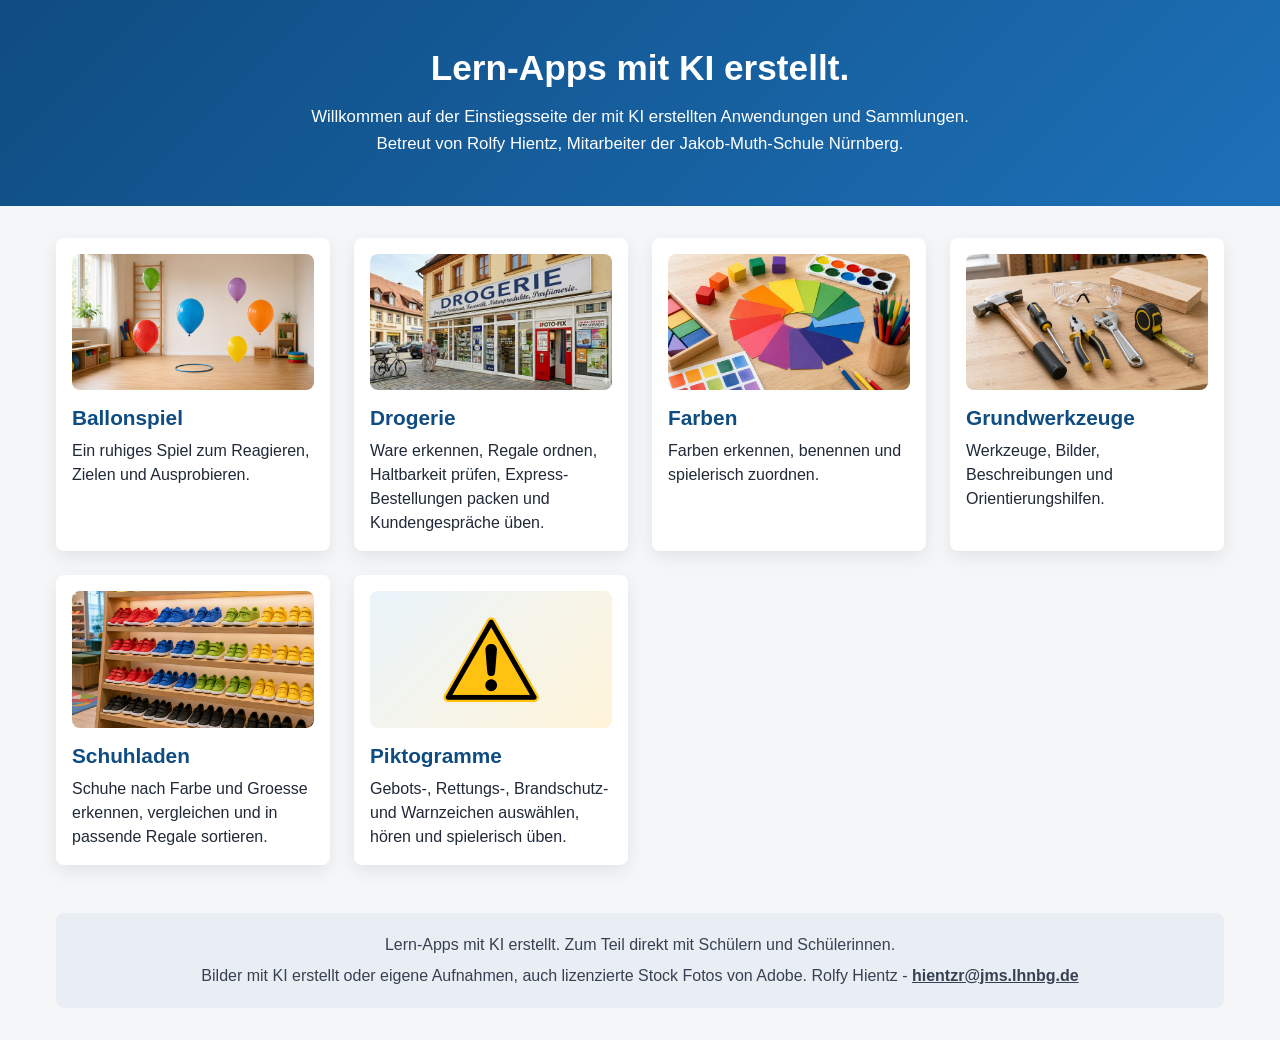
<file: index.html>
<!DOCTYPE html>
<html lang="de">
<head>
  <meta charset="UTF-8">
  <meta name="viewport" content="width=device-width, initial-scale=1.0">
  <title>JMS – Digitale Bereiche</title>
  <link rel="stylesheet" href="./style.css">
</head>
<body>
  <header class="kopfbereich">
    <div class="kopf-inhalt">
      <h1>Lern-Apps mit KI erstellt.</h1>
      <p>
        Willkommen auf der Einstiegsseite der mit KI erstellten Anwendungen und Sammlungen.
        Betreut von Rolfy Hientz, Mitarbeiter der Jakob-Muth-Schule Nürnberg.
      </p>
    </div>
  </header>

  <main class="hauptbereich">
    <section class="kartenraster">

      <a class="karte" href="./Ballonspiel/index.html">
        <img src="./bilder/kachel-ballonspiel.png" alt="Bereich Ballonspiel">
        <div class="karteninhalt">
          <h2>Ballonspiel</h2>
          <p>Ein ruhiges Spiel zum Reagieren, Zielen und Ausprobieren.</p>
        </div>
      </a>

      <a class="karte" href="./DM/index.html">
        <img src="./bilder/kachel-dm.png" alt="Bereich DM">
        <div class="karteninhalt">
          <h2>Drogerie</h2>
          <p>Ware erkennen, Regale ordnen, Haltbarkeit prüfen, Express-Bestellungen packen und Kundengespräche üben.</p>
        </div>
      </a>

      <a class="karte" href="./Farben/index.html">
        <img src="./bilder/kachel-farben.png" alt="Bereich Farben">
        <div class="karteninhalt">
          <h2>Farben</h2>
          <p>Farben erkennen, benennen und spielerisch zuordnen.</p>
        </div>
      </a>

      <a class="karte" href="./Grundwerkzeuge/index.html">
        <img src="./bilder/kachel-grundwerkzeuge.png" alt="Bereich Grundwerkzeuge">
        <div class="karteninhalt">
          <h2>Grundwerkzeuge</h2>
          <p>Werkzeuge, Bilder, Beschreibungen und Orientierungshilfen.</p>
        </div>
      </a>

      <a class="karte" href="./Schuhladen/index.html">
        <img src="./bilder/kachel-schuhladen.png" alt="Bereich Schuhladen">
        <div class="karteninhalt">
          <h2>Schuhladen</h2>
          <p>Schuhe nach Farbe und Groesse erkennen, vergleichen und in passende Regale sortieren.</p>
        </div>
      </a>

      <a class="karte" href="./Piktogramme/index.html">
        <img class="piktogramm-bild" src="./Piktogramme/Bilder/Warnung_allgemein.png" alt="Bereich Piktogramme">
        <div class="karteninhalt">
          <h2>Piktogramme</h2>
          <p>Gebots-, Rettungs-, Brandschutz- und Warnzeichen auswählen, hören und spielerisch üben.</p>
        </div>
      </a>
    </section>
  </main>

  <footer class="fussbereich">
    <div class="fusskarte">
      <p>Lern-Apps mit KI erstellt. Zum Teil direkt mit Schülern und Schülerinnen.</p>
      <p>
        Bilder mit KI erstellt oder eigene Aufnahmen, auch lizenzierte Stock Fotos von Adobe. Rolfy Hientz -
        <a href="mailto:hientzr@jms.lhnbg.de">hientzr@jms.lhnbg.de</a>
      </p>
    </div>
  </footer>
</body>
</html>
</file>
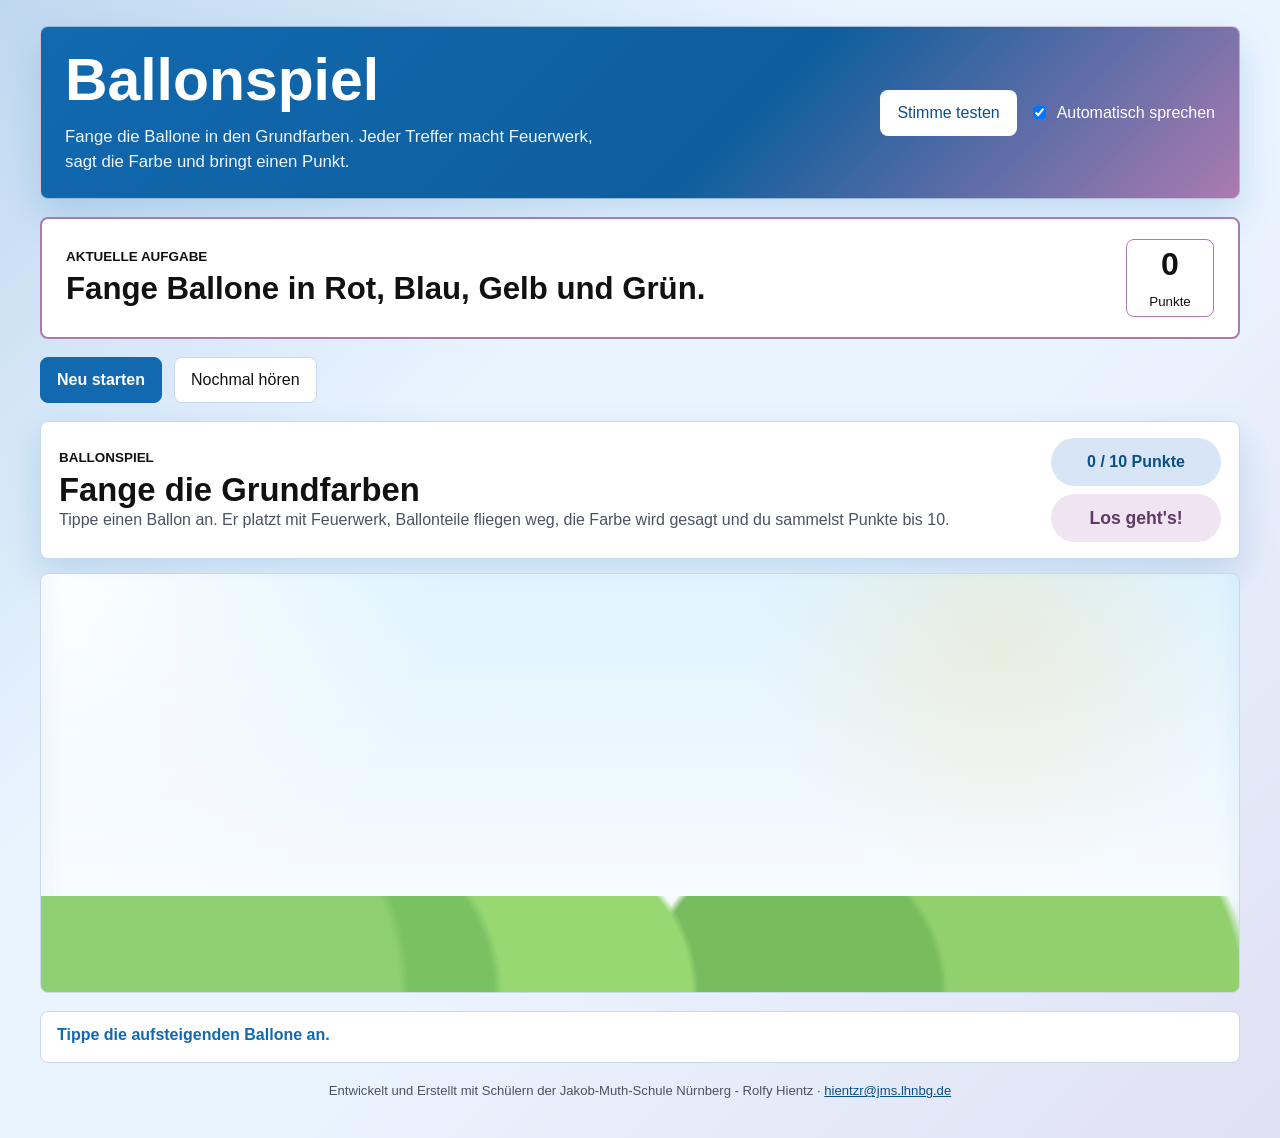
<file: Ballonspiel/index.html>
<!DOCTYPE html>
<html lang="de">
<head>
  <meta charset="UTF-8">
  <meta name="viewport" content="width=device-width, initial-scale=1.0">
  <title>Ballonspiel</title>
  <link rel="stylesheet" href="./style.css">
</head>
<body>
  <main class="app-shell">
    <section class="topbar" aria-labelledby="app-title">
      <div>
        <!-- <p class="eyebrow">Jakob-Muth-Schule Nürnberg</p> -->
        <h1 id="app-title">Ballonspiel</h1>
        <p class="intro">Fange die Ballone in den Grundfarben. Jeder Treffer macht Feuerwerk, sagt die Farbe und bringt einen Punkt.</p>
      </div>

      <div class="voice-panel" aria-label="Sprachausgabe">
        <button class="secondary-button" id="voice-test" type="button">Stimme testen</button>
        <label class="voice-toggle">
          <input id="auto-speak" type="checkbox" checked>
          <span>Automatisch sprechen</span>
        </label>
      </div>
    </section>

    <section class="status-band" aria-live="polite">
      <div>
        <p class="status-label">Aktuelle Aufgabe</p>
        <p class="task-text" id="task-text">Fange Ballone in Rot, Blau, Gelb und Grün.</p>
      </div>
      <div class="score-box">
        <span id="score">0</span>
        <small>Punkte</small>
      </div>
    </section>

    <section class="controls" aria-label="Spiel steuern">
      <button class="primary-button" id="restart" type="button">Neu starten</button>
      <button class="secondary-button" id="repeat" type="button">Nochmal hören</button>
    </section>

    <section class="activity-panel balloon-mode" id="activity-panel" aria-label="Ballonspielbereich"></section>
    <section class="feedback" id="feedback" aria-live="assertive">Bereit.</section>
    <footer class="site-credit">
      Entwickelt und Erstellt mit Schülern der Jakob‑Muth‑Schule Nürnberg - Rolfy Hientz ·
      <a href="mailto:hientzr@jms.lhnbg.de">hientzr@jms.lhnbg.de</a>
    </footer>
  </main>

  <script src="./app.js"></script>
</body>
</html>
</file>
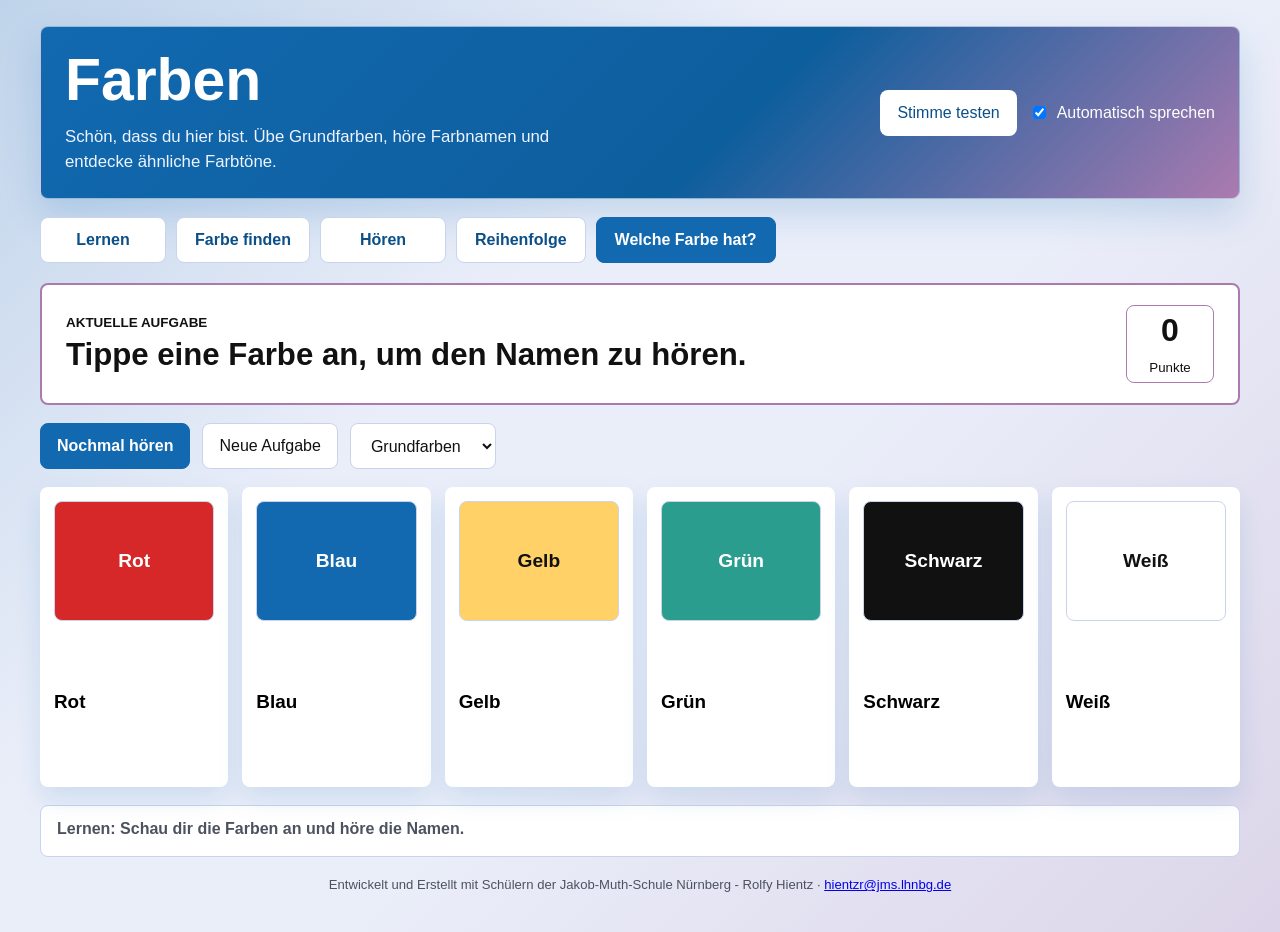
<file: Farben/index.html>
<!DOCTYPE html>
<html lang="de">
<head>
  <meta charset="UTF-8">
  <meta name="viewport" content="width=device-width, initial-scale=1.0">
  <title>Farben</title>
  <link rel="stylesheet" href="./style.css">
</head>
<body>
  <main class="app-shell">
    <section class="topbar" aria-labelledby="app-title">
      <div>
        <!-- <p class="eyebrow">Jakob-Muth-Schule Nürnberg</p> -->
        <h1 id="app-title">Farben</h1>
        <p class="intro">Schön, dass du hier bist. Übe Grundfarben, höre Farbnamen und entdecke ähnliche Farbtöne.</p>
      </div>

      <div class="voice-panel" aria-label="Sprachausgabe">
        <button class="secondary-button" id="voice-test" type="button">Stimme testen</button>
        <label class="voice-toggle">
          <input id="auto-speak" type="checkbox" checked>
          <span>Automatisch sprechen</span>
        </label>
      </div>
    </section>

    <nav class="mode-tabs" aria-label="Lernmodus auswählen">
      <button class="tab" type="button" data-mode="learn">Lernen</button>
      <button class="tab" type="button" data-mode="find">Farbe finden</button>
      <button class="tab" type="button" data-mode="listen">Hören</button>
      <button class="tab" type="button" data-mode="sequence">Reihenfolge</button>
      <button class="tab active" type="button" data-mode="object">Welche Farbe hat?</button>
    </nav>

    <section class="status-band" aria-live="polite">
      <div>
        <p class="status-label">Aktuelle Aufgabe</p>
        <p class="task-text" id="task-text">Tippe eine Farbe an, um den Namen zu hören.</p>
      </div>
      <div class="score-box">
        <span id="score">0</span>
        <small>Punkte</small>
      </div>
    </section>

    <section class="controls" aria-label="Training steuern">
      <button class="primary-button" id="repeat" type="button">Nochmal hören</button>
      <button class="secondary-button" id="next" type="button">Neue Aufgabe</button>
      <select id="level-filter" aria-label="Schwierigkeit auswählen">
        <option value="basic">Grundfarben</option>
        <option value="more">Mehr Farben</option>
        <option value="shades">Farbtöne</option>
        <option value="all">Alle Farben</option>
      </select>
    </section>

    <section class="activity-panel" id="activity-panel" aria-label="Lernbereich"></section>
    <section class="feedback" id="feedback" aria-live="assertive">Bereit.</section>
    <footer class="site-credit">
      Entwickelt und Erstellt mit Schülern der Jakob‑Muth‑Schule Nürnberg - Rolfy Hientz ·
      <a href="mailto:hientzr@jms.lhnbg.de">hientzr@jms.lhnbg.de</a>
    </footer>
  </main>

  <script src="./app.js"></script>
</body>
</html>
</file>
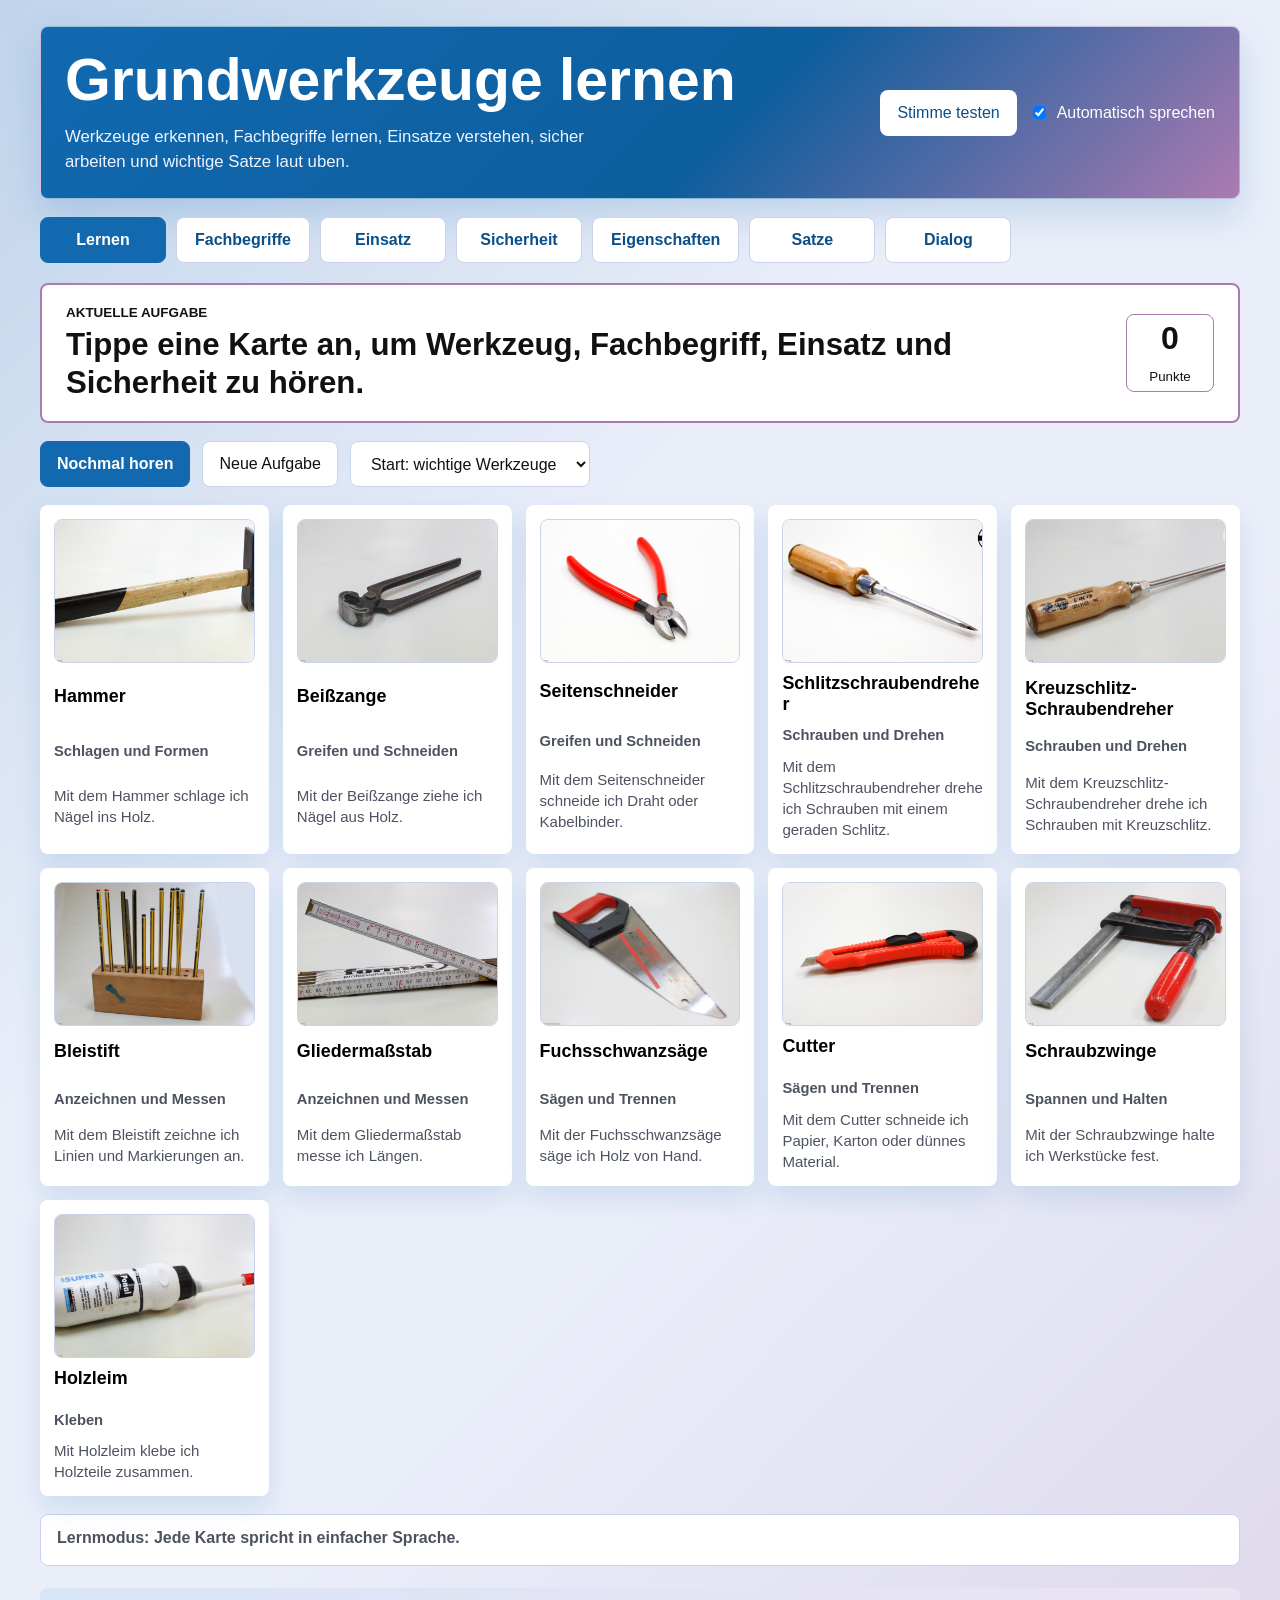
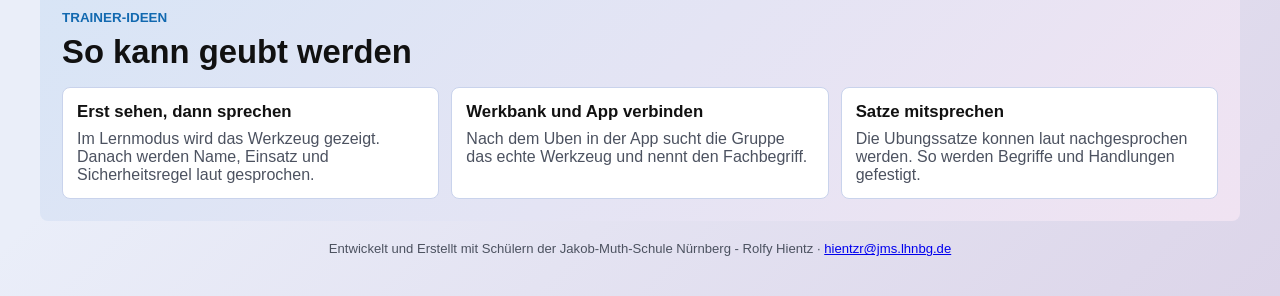
<file: Grundwerkzeuge/index.html>
<!doctype html>
<html lang="de">
  <head>
    <meta charset="utf-8">
    <meta name="viewport" content="width=device-width, initial-scale=1">
    <title>Grundwerkzeuge lernen</title>
    <link rel="stylesheet" href="./style.css">
  </head>
  <body>
    <main class="app-shell">
      <section class="topbar" aria-labelledby="app-title">
        <div>
          <!-- <p class="eyebrow">Jakob-Muth-Schule Nurnberg</p> -->
          <h1 id="app-title">Grundwerkzeuge lernen</h1>
          <p class="intro">Werkzeuge erkennen, Fachbegriffe lernen, Einsatze verstehen, sicher arbeiten und wichtige Satze laut uben.</p>
        </div>

        <div class="voice-panel" aria-label="Sprachausgabe">
          <button class="secondary-button" id="voice-test" type="button">Stimme testen</button>
          <label class="voice-toggle">
            <input id="auto-speak" type="checkbox" checked>
            <span>Automatisch sprechen</span>
          </label>
        </div>
      </section>

      <nav class="mode-tabs" aria-label="Lernmodus auswahlen">
        <button class="tab active" type="button" data-mode="learn">Lernen</button>
        <button class="tab" type="button" data-mode="category">Fachbegriffe</button>
        <button class="tab" type="button" data-mode="use">Einsatz</button>
        <button class="tab" type="button" data-mode="safety">Sicherheit</button>
        <button class="tab" type="button" data-mode="property">Eigenschaften</button>
        <button class="tab" type="button" data-mode="sentence">Satze</button>
        <button class="tab" type="button" data-mode="dialog">Dialog</button>
      </nav>

      <section class="status-band" aria-live="polite">
        <div>
          <p class="status-label">Aktuelle Aufgabe</p>
          <p class="task-text" id="task-text">Tippe eine Karte an, um Werkzeug, Fachbegriff und Arbeitsschutz zu horen.</p>
        </div>
        <div class="score-box">
          <span id="score">0</span>
          <small>Punkte</small>
        </div>
      </section>

      <section class="controls" aria-label="Training steuern">
        <button class="primary-button" id="repeat" type="button">Nochmal horen</button>
        <button class="secondary-button" id="next" type="button">Neue Aufgabe</button>
        <select id="level-filter" aria-label="Auswahl">
          <option value="starter">Start: wichtige Werkzeuge</option>
          <option value="core">Mehr Werkzeuge</option>
          <option value="all">Alles uben</option>
        </select>
      </section>

      <section class="activity-panel" id="activity-panel" aria-label="Lernbereich"></section>

      <section class="feedback" id="feedback" aria-live="assertive">Bereit.</section>

      <section class="coach-box" aria-labelledby="coach-title">
        <div>
          <p class="eyebrow">Trainer-Ideen</p>
          <h2 id="coach-title">So kann geubt werden</h2>
        </div>
        <div class="coach-grid">
          <article>
            <h3>Erst sehen, dann sprechen</h3>
            <p>Im Lernmodus wird das Werkzeug gezeigt. Danach werden Name, Einsatz und Sicherheitsregel laut gesprochen.</p>
          </article>
          <article>
            <h3>Werkbank und App verbinden</h3>
            <p>Nach dem Uben in der App sucht die Gruppe das echte Werkzeug und nennt den Fachbegriff.</p>
          </article>
          <article>
            <h3>Satze mitsprechen</h3>
            <p>Die Ubungssatze konnen laut nachgesprochen werden. So werden Begriffe und Handlungen gefestigt.</p>
          </article>
        </div>
      </section>

      <footer class="site-credit">
        Entwickelt und Erstellt mit Schülern der Jakob‑Muth‑Schule Nürnberg - Rolfy Hientz ·
        <a href="mailto:hientzr@jms.lhnbg.de">hientzr@jms.lhnbg.de</a>
      </footer>
    </main>

    <script src="./app.js"></script>
  </body>
</html>
</file>
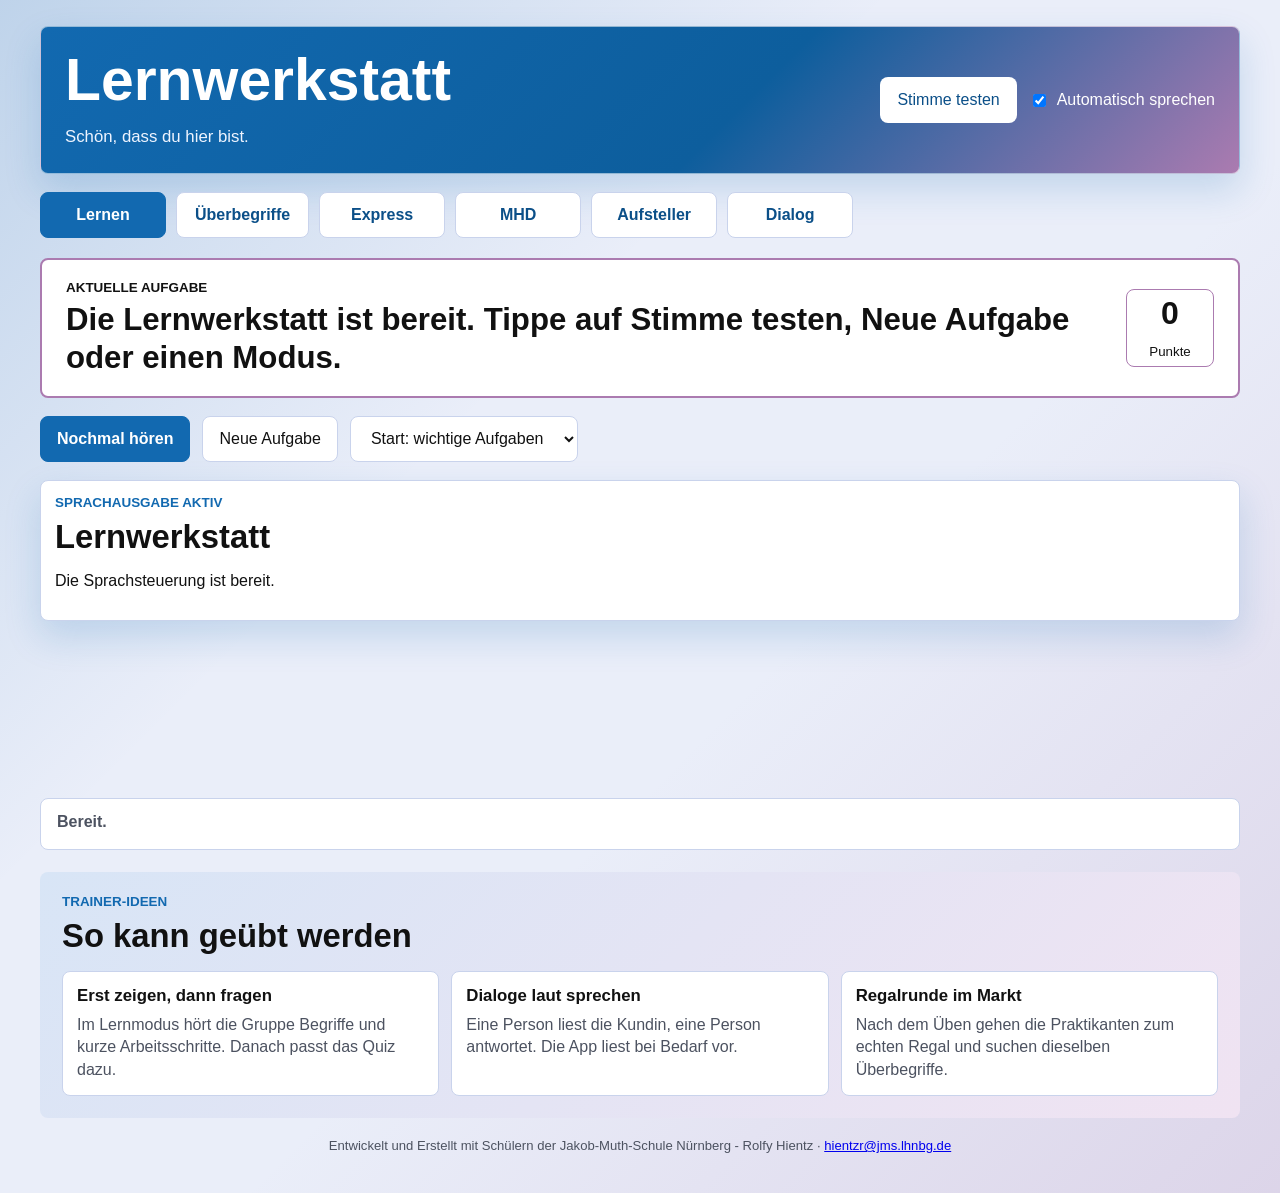
<file: Lernwerkstatt/index.html>
<!DOCTYPE html>
<html lang="de">
  <head>
    <meta charset="UTF-8">
    <meta name="viewport" content="width=device-width, initial-scale=1">
    <title>Lernwerkstatt</title>
    <link rel="stylesheet" href="./style.css">
  </head>
  <body>
    <main class="app-shell">
      <section class="topbar" aria-labelledby="app-title">
        <div>
          <!-- <p class="eyebrow">Jakob-Muth-Schule Nürnberg</p> -->
          <h1 id="app-title">Lernwerkstatt</h1>
          <p class="intro">Schön, dass du hier bist.</p>
        </div>

        <div class="voice-panel" aria-label="Sprachausgabe">
          <button class="secondary-button" id="voice-test" type="button">Stimme testen</button>
          <label class="voice-toggle">
            <input id="auto-speak" type="checkbox" checked>
            <span>Automatisch sprechen</span>
          </label>
        </div>
      </section>

      <nav class="mode-tabs" aria-label="Lernmodus auswählen">
        <button class="tab active" type="button" data-mode="learn">Lernen</button>
        <button class="tab" type="button" data-mode="category">Überbegriffe</button>
        <button class="tab" type="button" data-mode="express">Express</button>
        <button class="tab" type="button" data-mode="date">MHD</button>
        <button class="tab" type="button" data-mode="display">Aufsteller</button>
        <button class="tab" type="button" data-mode="dialog">Dialog</button>
      </nav>

      <section class="status-band" aria-live="polite">
        <div>
          <p class="status-label">Aktuelle Aufgabe</p>
          <p class="task-text" id="task-text">Tippe eine Karte an, um Aufgabe und Begriff zu hören.</p>
        </div>
        <div class="score-box">
          <span id="score">0</span>
          <small>Punkte</small>
        </div>
      </section>

      <section class="controls" aria-label="Training steuern">
        <button class="primary-button" id="repeat" type="button">Nochmal hören</button>
        <button class="secondary-button" id="next" type="button">Neue Aufgabe</button>
        <select id="level-filter" aria-label="Auswahl">
          <option value="starter">Start: wichtige Aufgaben</option>
          <option value="core">Mehr Produkte</option>
          <option value="all">Alles üben</option>
        </select>
      </section>

      <section class="activity-panel" id="activity-panel" aria-label="Lernbereich"></section>

      <section class="feedback" id="feedback" aria-live="assertive">Bereit.</section>

      <section class="coach-box" aria-labelledby="coach-title">
        <div>
          <p class="eyebrow">Trainer-Ideen</p>
          <h2 id="coach-title">So kann geübt werden</h2>
        </div>
        <div class="coach-grid">
          <article>
            <h3>Erst zeigen, dann fragen</h3>
            <p>Im Lernmodus hört die Gruppe Begriffe und kurze Arbeitsschritte. Danach passt das Quiz dazu.</p>
          </article>
          <article>
            <h3>Dialoge laut sprechen</h3>
            <p>Eine Person liest die Kundin, eine Person antwortet. Die App liest bei Bedarf vor.</p>
          </article>
          <article>
            <h3>Regalrunde im Markt</h3>
            <p>Nach dem Üben gehen die Praktikanten zum echten Regal und suchen dieselben Überbegriffe.</p>
          </article>
        </div>
      </section>

      <footer class="site-credit">
        Entwickelt und Erstellt mit Schülern der Jakob‑Muth‑Schule Nürnberg - Rolfy Hientz ·
        <a href="mailto:hientzr@jms.lhnbg.de">hientzr@jms.lhnbg.de</a>
      </footer>
    </main>

    <script src="./app.js"></script>
  </body>
</html>
</file>
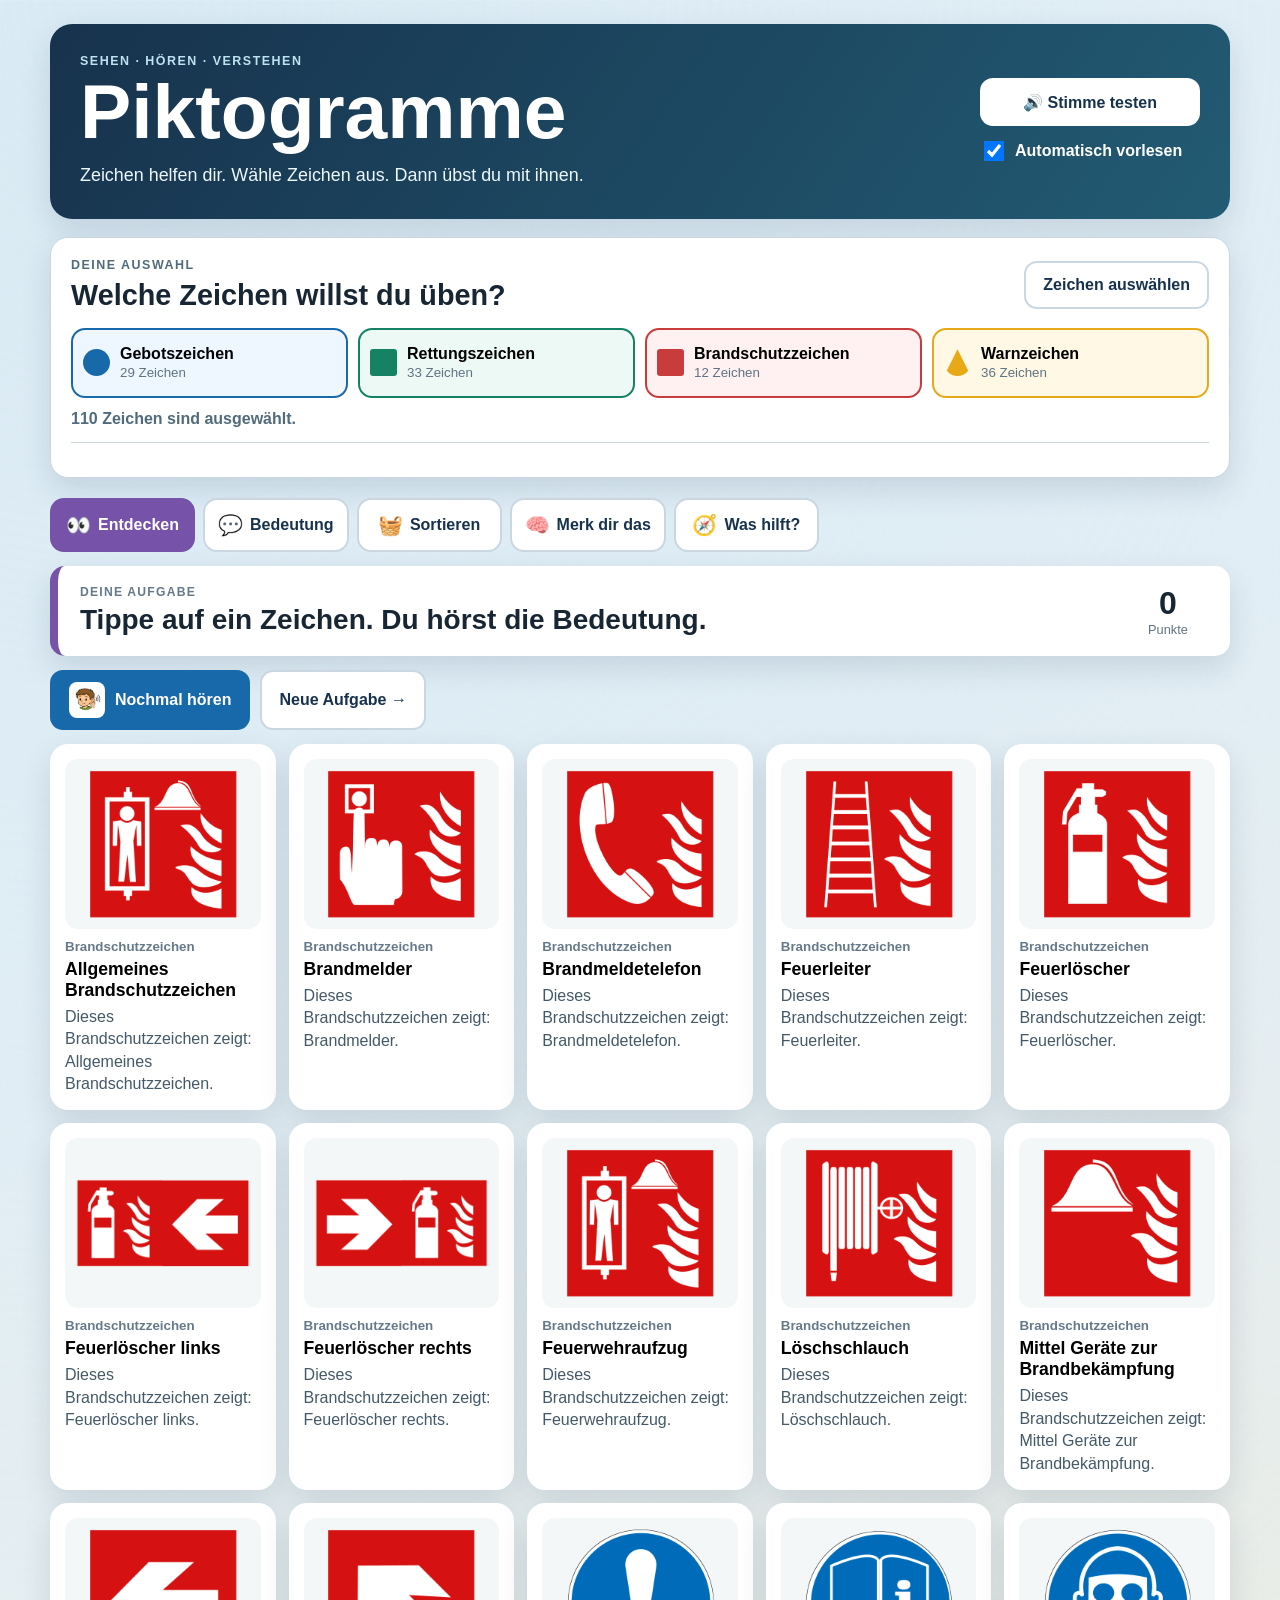
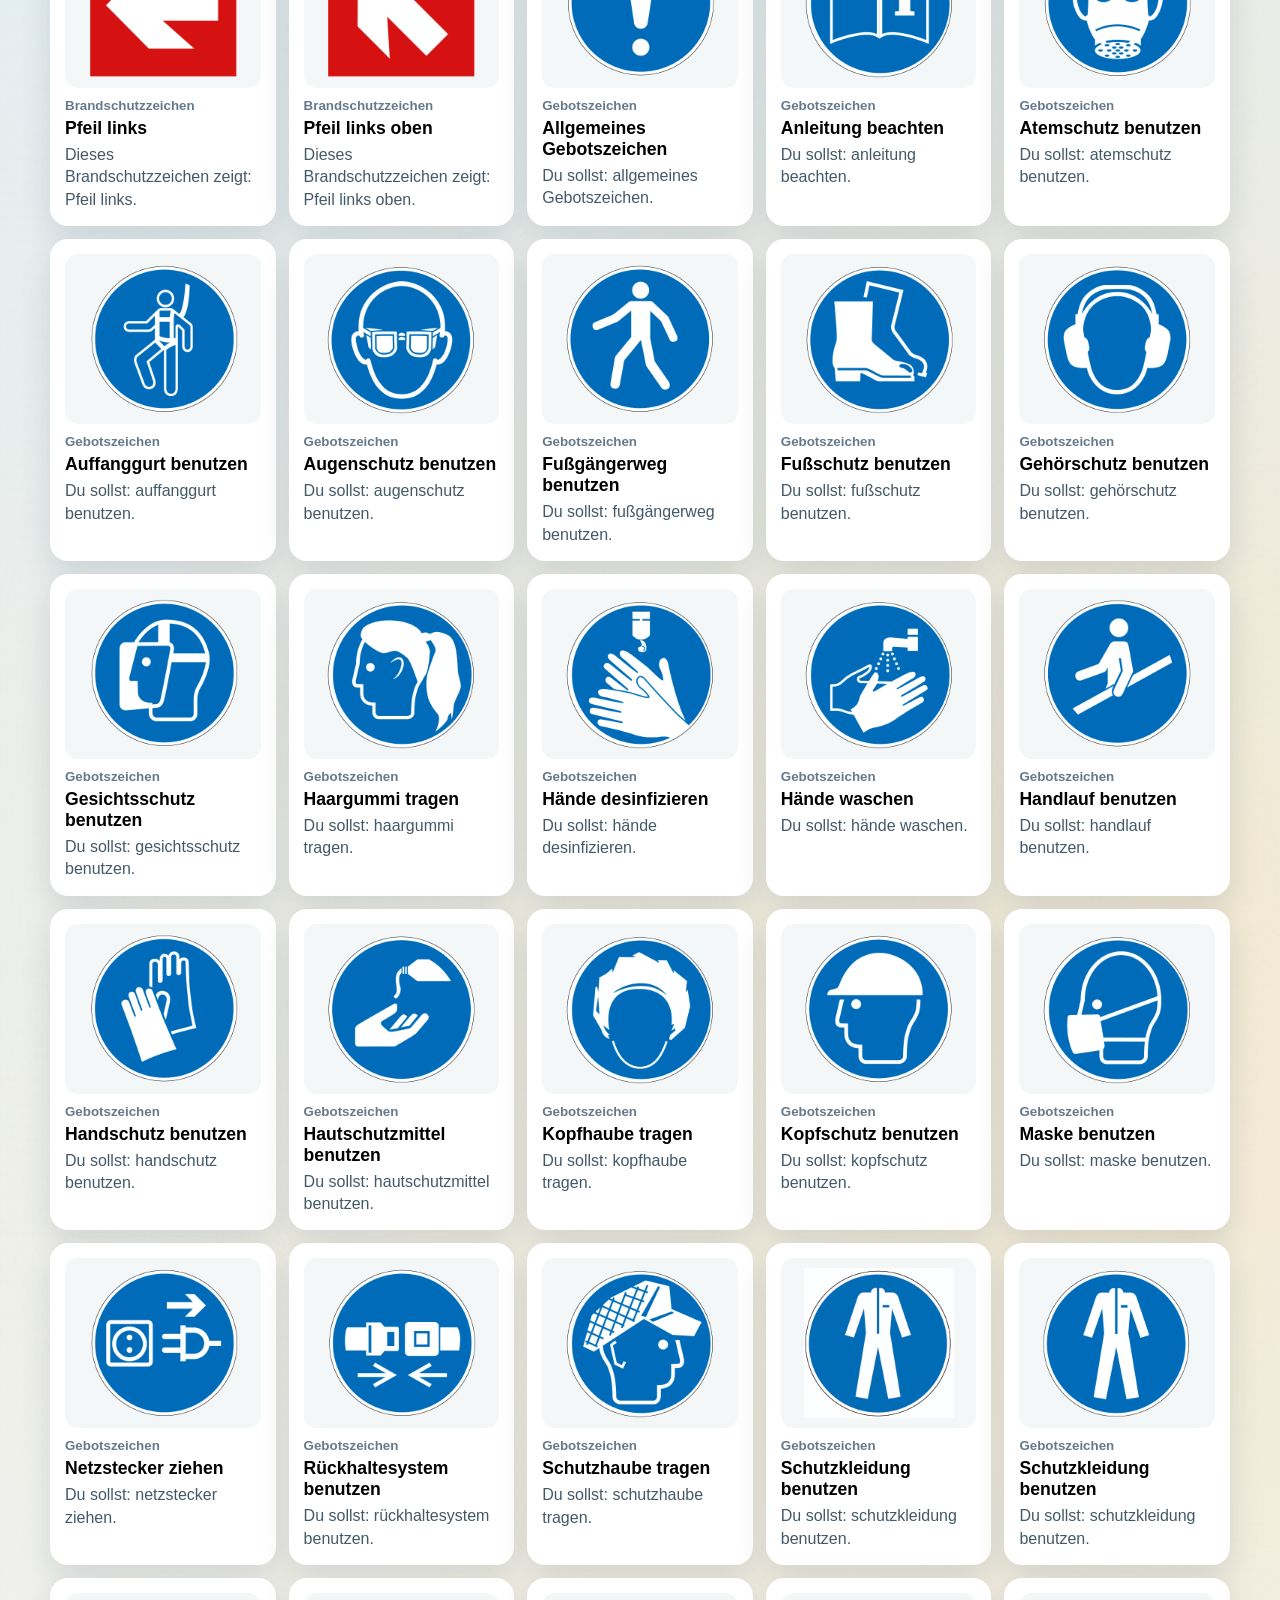
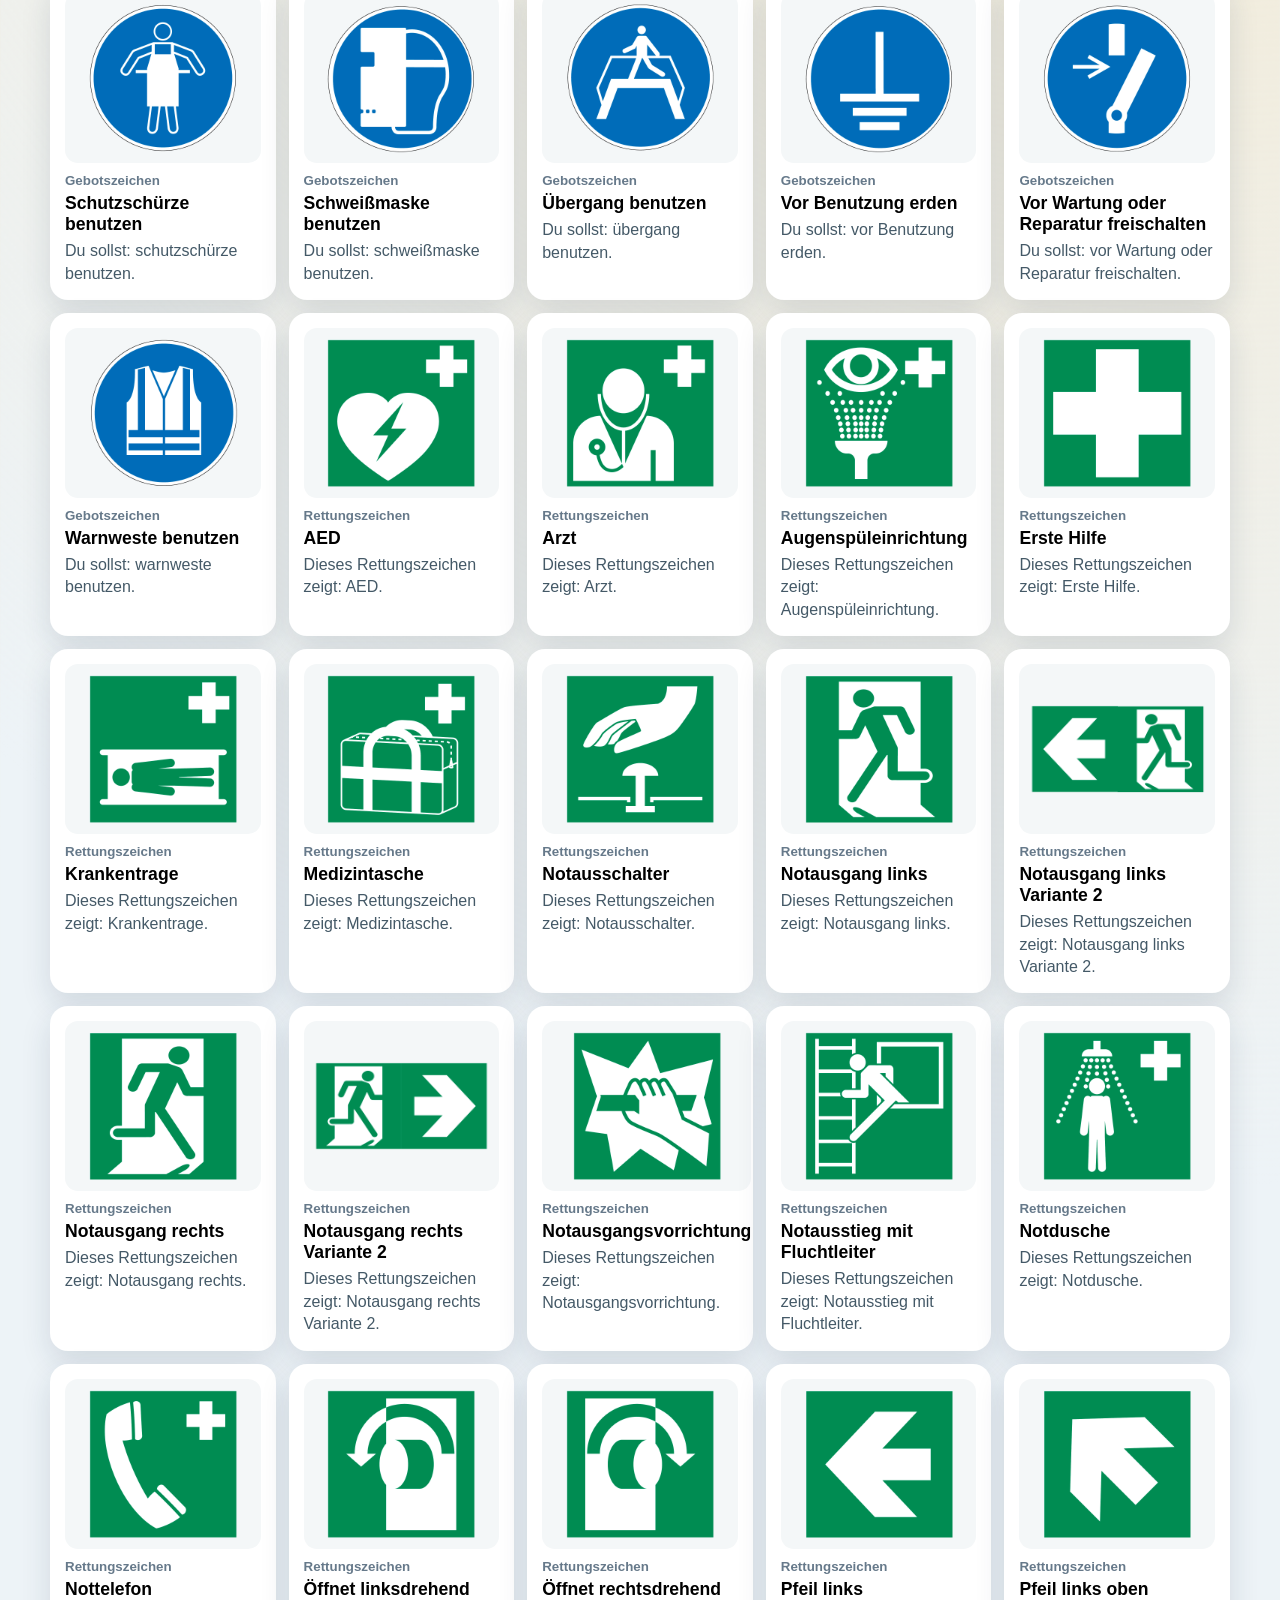
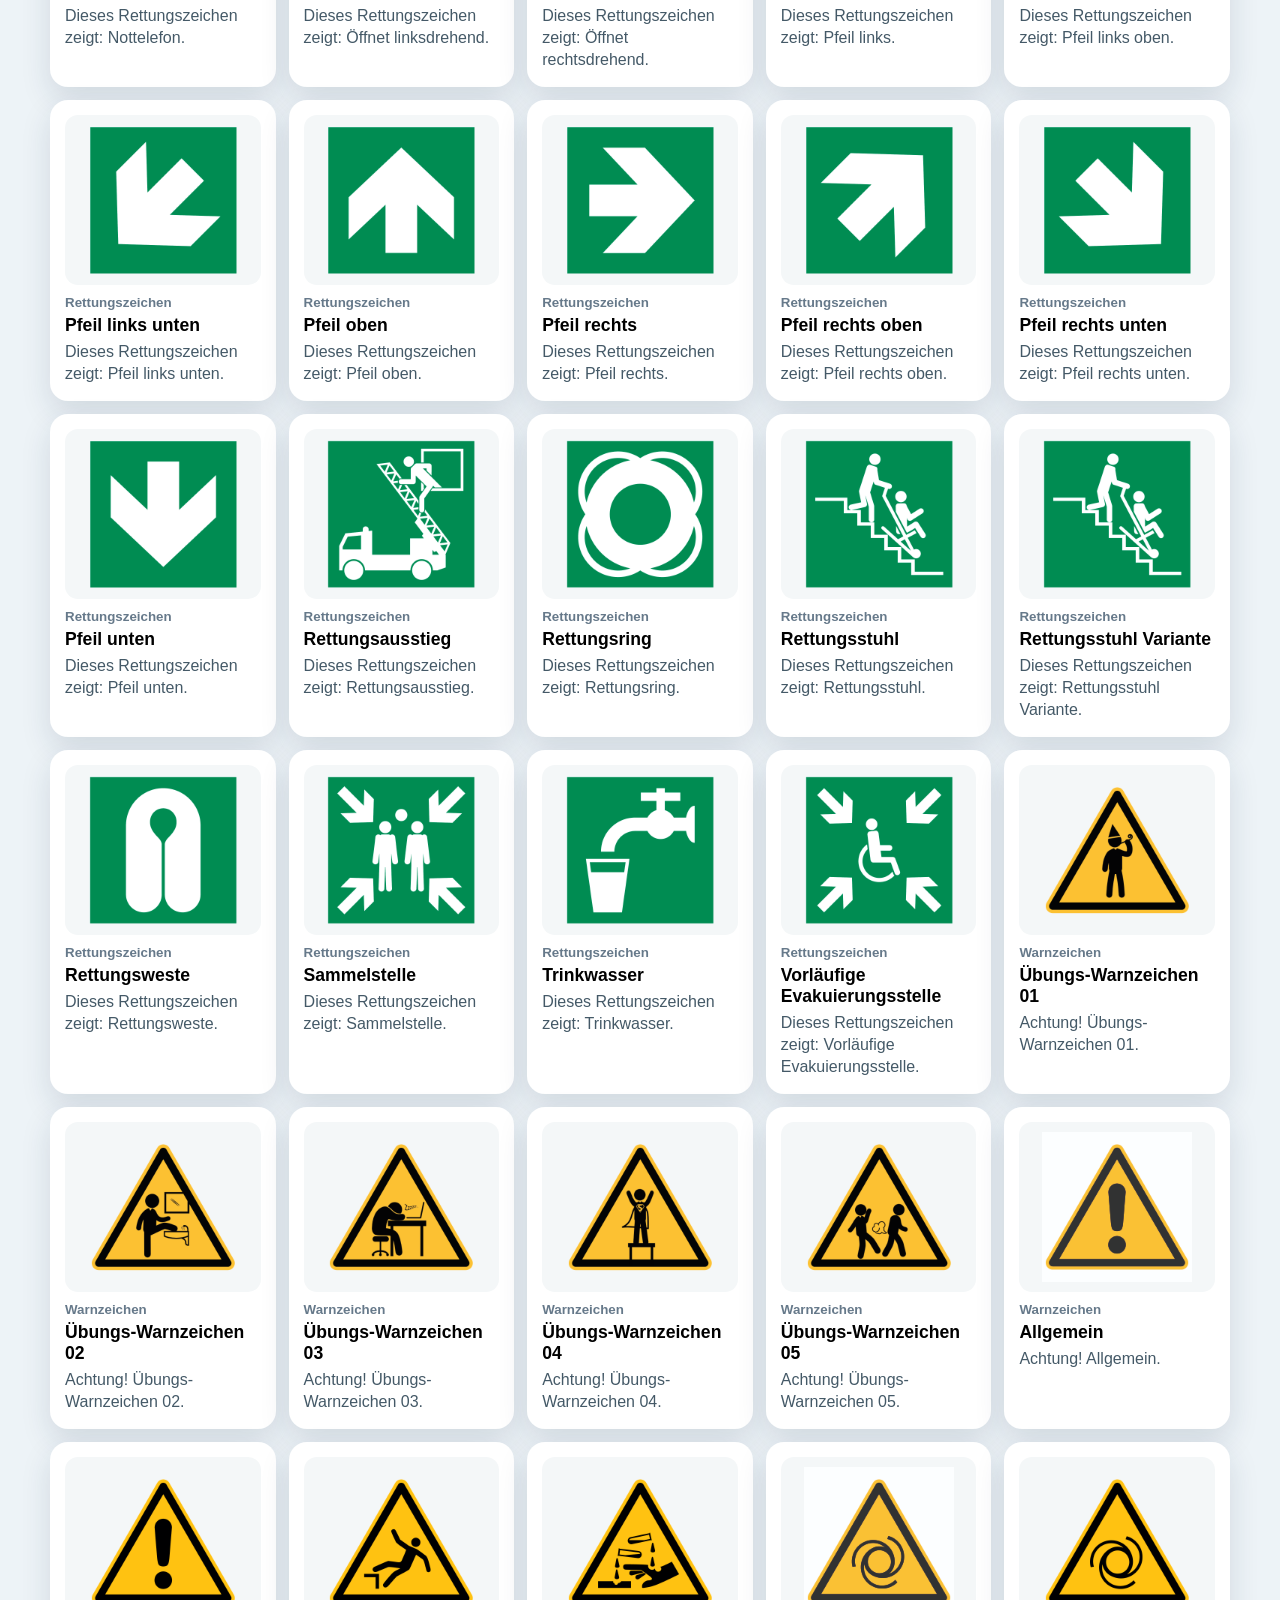
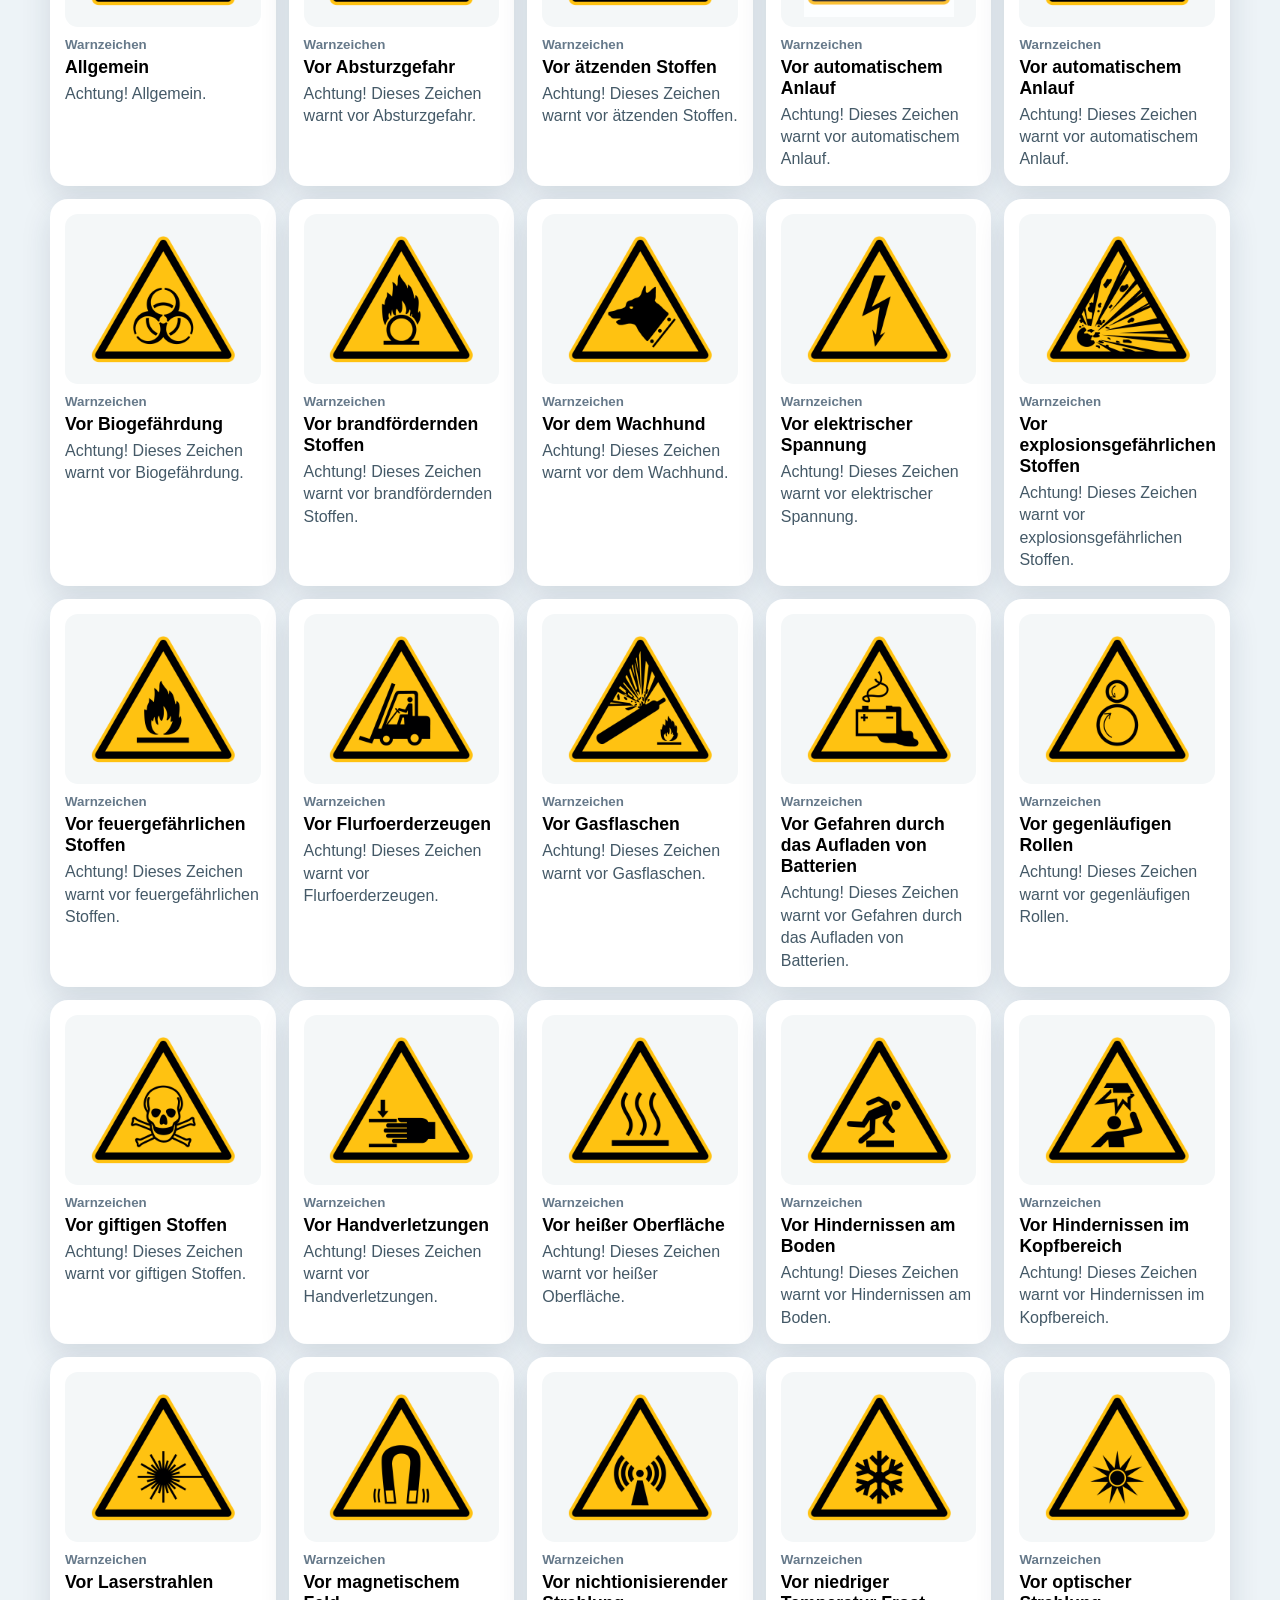
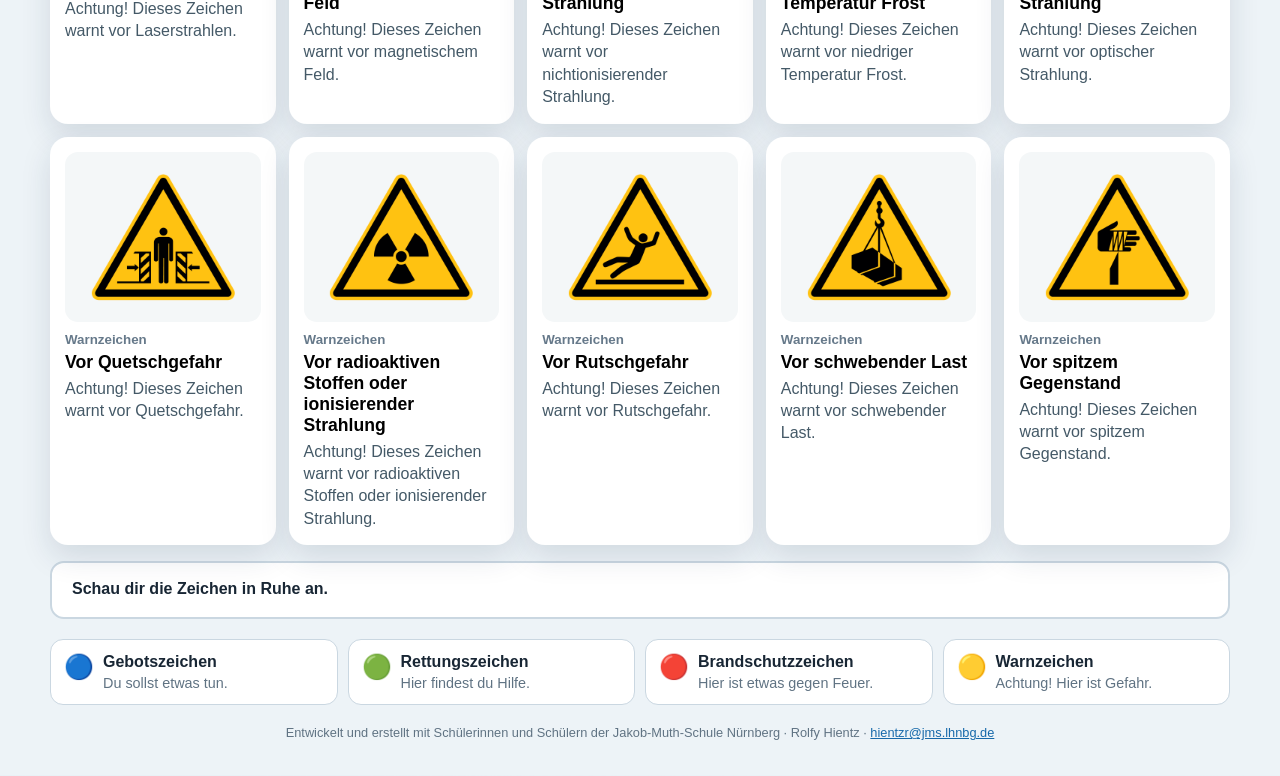
<file: Piktogramme/index.html>
<!doctype html>
<html lang="de">
<head>
  <meta charset="utf-8">
  <meta name="viewport" content="width=device-width, initial-scale=1">
  <meta name="theme-color" content="#17324d">
  <title>Piktogramme lernen</title>
  <link rel="stylesheet" href="style.css">
</head>
<body>
  <main class="app-shell">
    <header class="hero">
      <div>
        <p class="kicker">Sehen · Hören · Verstehen</p>
        <h1>Piktogramme</h1>
        <p class="intro">Zeichen helfen dir. Wähle Zeichen aus. Dann übst du mit ihnen.</p>
      </div>
      <div class="voice-box" aria-label="Sprachausgabe">
        <button class="light-button" id="voice-test" type="button">🔊 Stimme testen</button>
        <label><input id="auto-speak" type="checkbox" checked> Automatisch vorlesen</label>
      </div>
    </header>

    <section class="selection" aria-labelledby="selection-title">
      <div class="selection-head">
        <div>
          <p class="kicker dark">Deine Auswahl</p>
          <h2 id="selection-title">Welche Zeichen willst du üben?</h2>
        </div>
        <button class="outline-button" id="choose-signs" type="button">Zeichen auswählen</button>
      </div>
      <div class="category-chips" id="category-chips" aria-label="Zeichen-Gruppen"></div>
      <p class="selection-info" id="selection-info" aria-live="polite"></p>
      <div class="sign-picker" id="sign-picker" hidden></div>
    </section>

    <nav class="mode-tabs" aria-label="Übung auswählen">
      <button class="tab active" data-mode="discover" type="button"><span>👀</span> Entdecken</button>
      <button class="tab" data-mode="name" type="button"><span>💬</span> Bedeutung</button>
      <button class="tab" data-mode="group" type="button"><span>🧺</span> Sortieren</button>
      <button class="tab" data-mode="memory" type="button"><span>🧠</span> Merk dir das</button>
      <button class="tab" data-mode="mission" type="button"><span>🧭</span> Was hilft?</button>
    </nav>

    <section class="task-band">
      <div>
        <p class="task-label">Deine Aufgabe</p>
        <p id="task-text">Tippe auf ein Zeichen. Du hörst die Bedeutung.</p>
      </div>
      <div class="score"><strong id="score">0</strong><span>Punkte</span></div>
    </section>

    <div class="controls">
      <button class="primary-button icon-button" id="repeat" type="button"><img src="../bilder/symbole/Hoeren-1.png" alt="Hören"> <span>Nochmal hören</span></button>
      <button class="outline-button" id="next" type="button">Neue Aufgabe →</button>
    </div>

    <section id="activity-panel" class="activity-panel" aria-label="Lernbereich"></section>
    <section id="feedback" class="feedback" aria-live="assertive">Du kannst anfangen.</section>

    <section class="help-strip">
      <article><span>🔵</span><div><strong>Gebotszeichen</strong><p>Du sollst etwas tun.</p></div></article>
      <article><span>🟢</span><div><strong>Rettungszeichen</strong><p>Hier findest du Hilfe.</p></div></article>
      <article><span>🔴</span><div><strong>Brandschutzzeichen</strong><p>Hier ist etwas gegen Feuer.</p></div></article>
      <article><span>🟡</span><div><strong>Warnzeichen</strong><p>Achtung! Hier ist Gefahr.</p></div></article>
    </section>

    <footer>Entwickelt und erstellt mit Schülerinnen und Schülern der Jakob‑Muth‑Schule Nürnberg · Rolfy Hientz · <a href="mailto:hientzr@jms.lhnbg.de">hientzr@jms.lhnbg.de</a></footer>
  </main>
  <script src="signs.js"></script>
  <script src="app.js"></script>
</body>
</html>
</file>
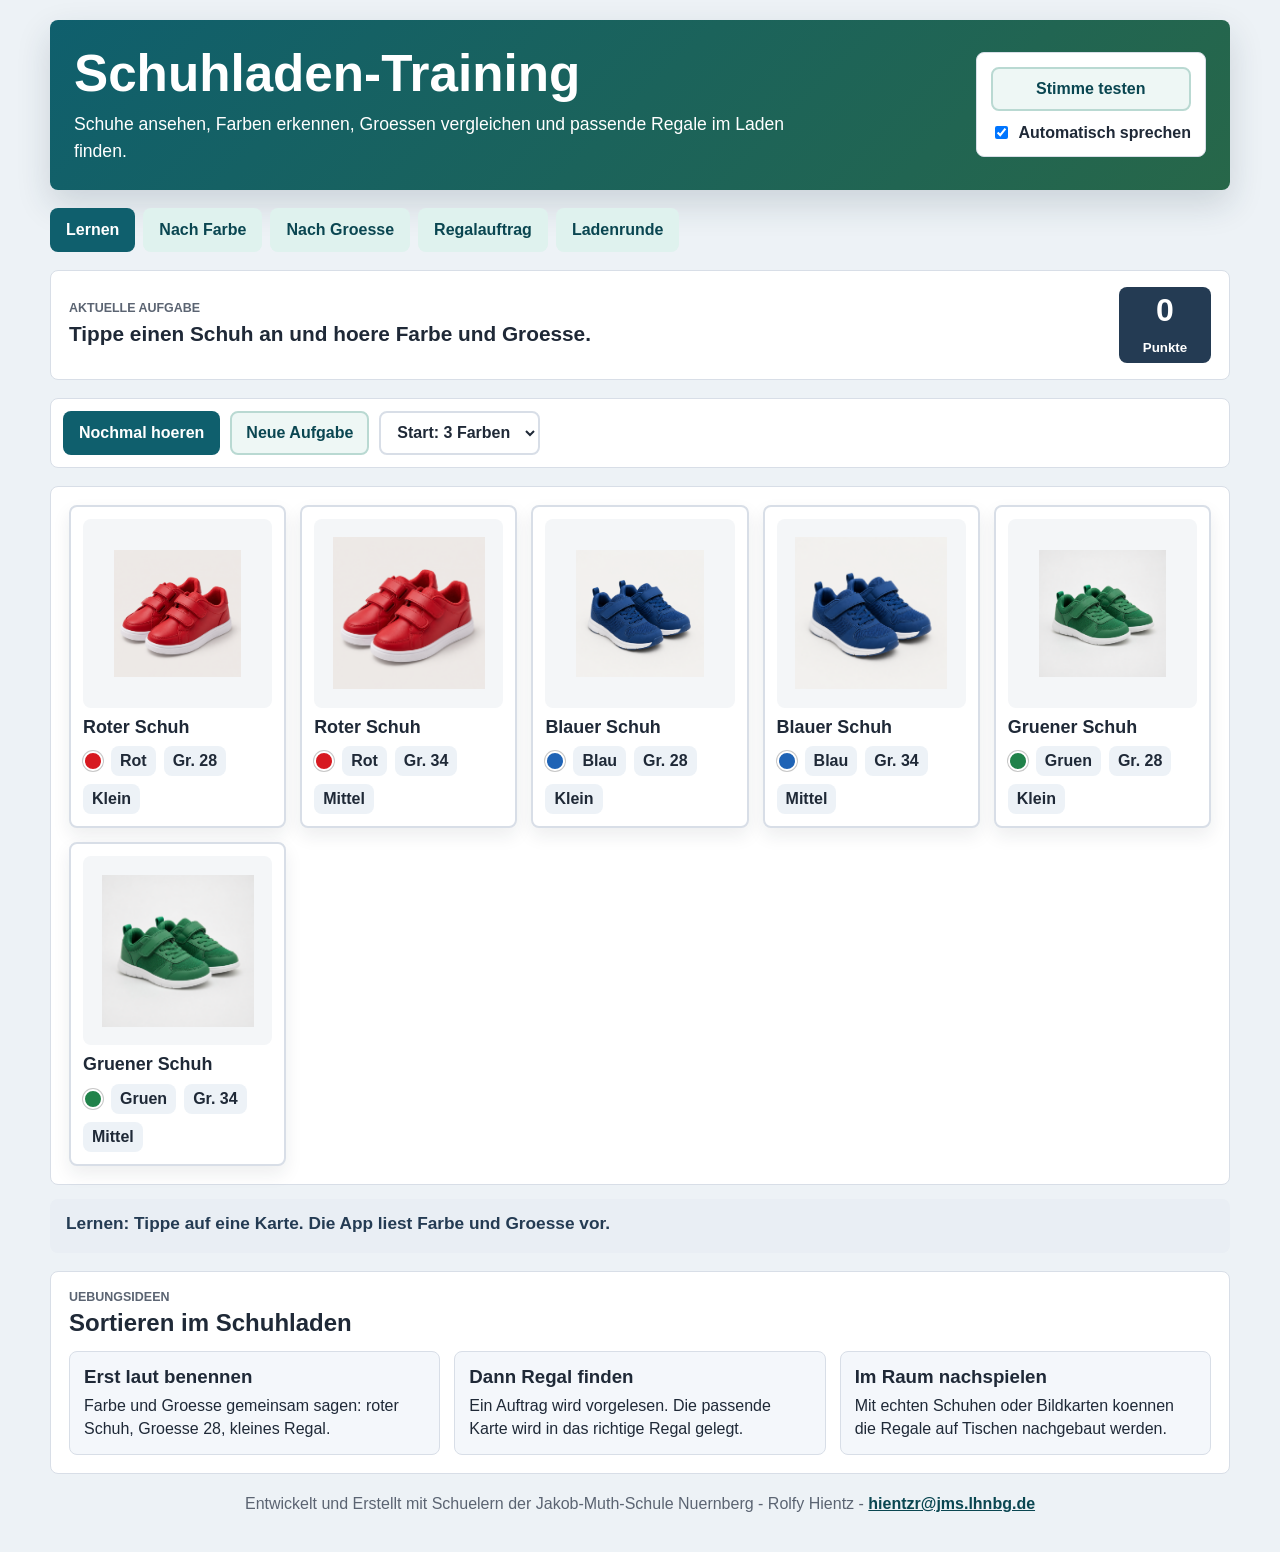
<file: Schuhladen/index.html>
<!doctype html>
<html lang="de">
  <head>
    <meta charset="utf-8">
    <meta name="viewport" content="width=device-width, initial-scale=1">
    <title>Schuhladen-Training</title>
    <link rel="stylesheet" href="style.css">
  </head>
  <body>
    <main class="app-shell">
      <section class="topbar" aria-labelledby="app-title">
        <div>
          <h1 id="app-title">Schuhladen-Training</h1>
          <p class="intro">Schuhe ansehen, Farben erkennen, Groessen vergleichen und passende Regale im Laden finden.</p>
        </div>

        <div class="voice-panel" aria-label="Sprachausgabe">
          <button class="secondary-button" id="voice-test" type="button">Stimme testen</button>
          <label class="voice-toggle">
            <input id="auto-speak" type="checkbox" checked>
            <span>Automatisch sprechen</span>
          </label>
        </div>
      </section>

      <nav class="mode-tabs" aria-label="Lernmodus auswaehlen">
        <button class="tab active" type="button" data-mode="learn">Lernen</button>
        <button class="tab" type="button" data-mode="color">Nach Farbe</button>
        <button class="tab" type="button" data-mode="size">Nach Groesse</button>
        <button class="tab" type="button" data-mode="mixed">Regalauftrag</button>
        <button class="tab" type="button" data-mode="sequence">Ladenrunde</button>
      </nav>

      <section class="status-band" aria-live="polite">
        <div>
          <p class="status-label">Aktuelle Aufgabe</p>
          <p class="task-text" id="task-text">Tippe einen Schuh an und hoere Farbe und Groesse.</p>
        </div>
        <div class="score-box">
          <span id="score">0</span>
          <small>Punkte</small>
        </div>
      </section>

      <section class="controls" aria-label="Training steuern">
        <button class="primary-button" id="repeat" type="button">Nochmal hoeren</button>
        <button class="secondary-button" id="next" type="button">Neue Aufgabe</button>
        <select id="level-filter" aria-label="Schwierigkeit auswaehlen">
          <option value="starter">Start: 3 Farben</option>
          <option value="more">Mehr Farben</option>
          <option value="all">Alle Regale</option>
        </select>
      </section>

      <section class="activity-panel" id="activity-panel" aria-label="Lernbereich"></section>
      <section class="feedback" id="feedback" aria-live="assertive">Bereit.</section>

      <section class="coach-box" aria-labelledby="coach-title">
        <div>
          <p class="eyebrow">Uebungsideen</p>
          <h2 id="coach-title">Sortieren im Schuhladen</h2>
        </div>
        <div class="coach-grid">
          <article>
            <h3>Erst laut benennen</h3>
            <p>Farbe und Groesse gemeinsam sagen: roter Schuh, Groesse 28, kleines Regal.</p>
          </article>
          <article>
            <h3>Dann Regal finden</h3>
            <p>Ein Auftrag wird vorgelesen. Die passende Karte wird in das richtige Regal gelegt.</p>
          </article>
          <article>
            <h3>Im Raum nachspielen</h3>
            <p>Mit echten Schuhen oder Bildkarten koennen die Regale auf Tischen nachgebaut werden.</p>
          </article>
        </div>
      </section>

      <footer class="site-credit">
        Entwickelt und Erstellt mit Schuelern der Jakob-Muth-Schule Nuernberg - Rolfy Hientz -
        <a href="mailto:hientzr@jms.lhnbg.de">hientzr@jms.lhnbg.de</a>
      </footer>
    </main>

    <script src="app.js"></script>
  </body>
</html>
</file>
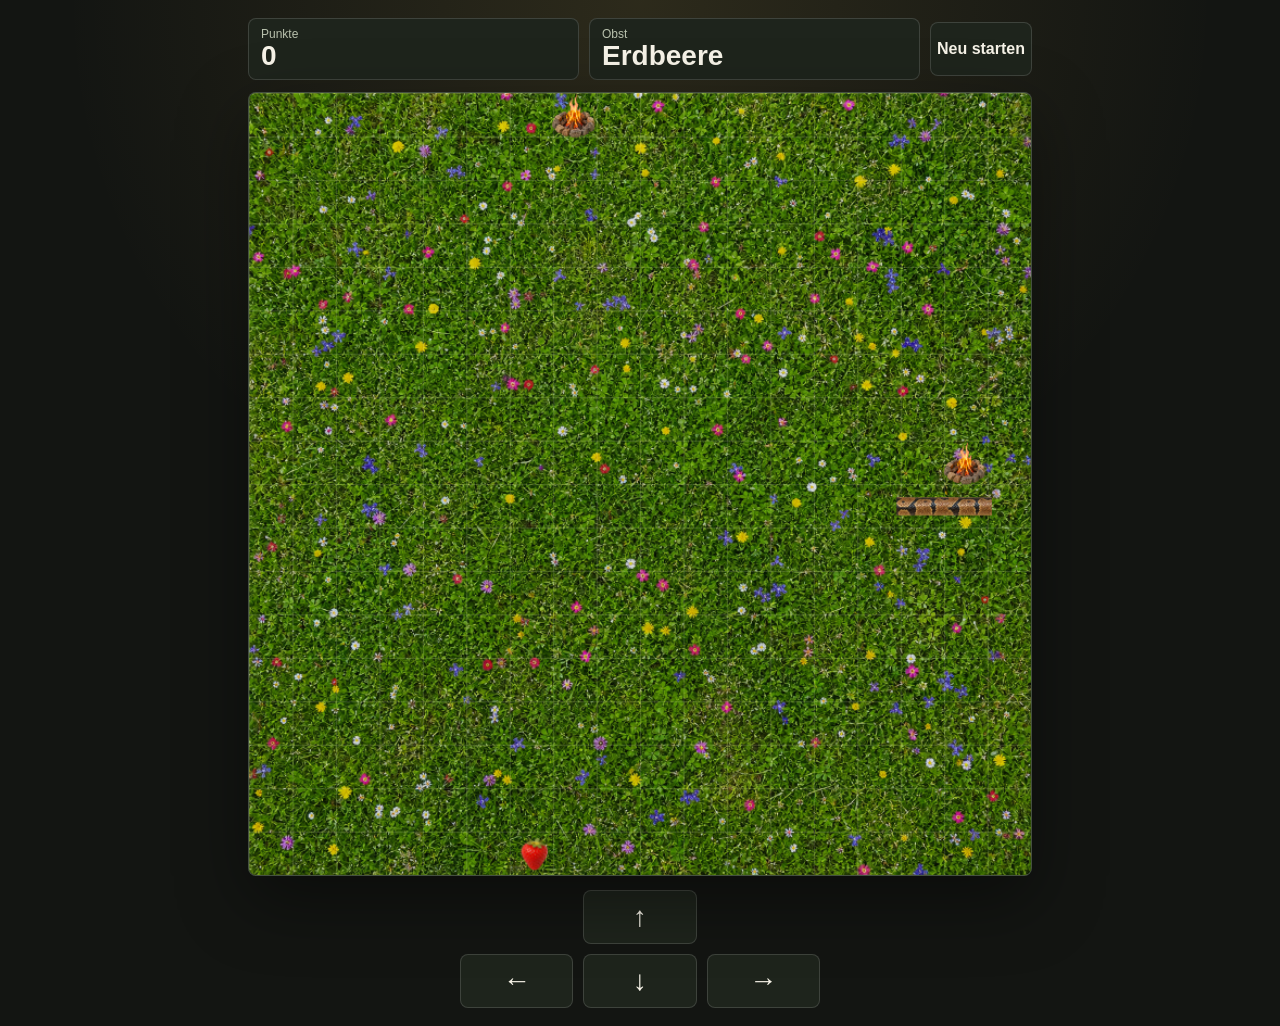
<file: Snake/index.html>
<!doctype html>
<html lang="de">
  <head>
    <meta charset="utf-8">
    <meta name="viewport" content="width=device-width, initial-scale=1">
    <title>Fotorealistisches Snake</title>
    <link rel="stylesheet" href="styles.css">
  </head>
  <body>
    <main class="game-shell">
      <section class="hud" aria-label="Spielstand">
        <div>
          <span class="label">Punkte</span>
          <strong id="score">0</strong>
        </div>
        <div>
          <span class="label">Obst</span>
          <strong id="fruitName">Apfel</strong>
        </div>
        <button id="restartButton" type="button">Neu starten</button>
      </section>

      <section class="board-wrap" aria-label="Snake Spielfeld">
        <canvas id="game" width="720" height="720"></canvas>
        <div id="message" class="message" hidden></div>
      </section>

      <section class="touch-pad" aria-label="Touch Steuerung">
        <button type="button" data-direction="up" aria-label="Nach oben">↑</button>
        <button type="button" data-direction="left" aria-label="Nach links">←</button>
        <button type="button" data-direction="down" aria-label="Nach unten">↓</button>
        <button type="button" data-direction="right" aria-label="Nach rechts">→</button>
      </section>
    </main>

    <script src="game.js"></script>
  </body>
</html>
</file>
<file: style.css>
* {
  box-sizing: border-box;
}

body {
  margin: 0;
  font-family: Arial, sans-serif;
  background-color: #f4f6f8;
  color: #1f2937;
}

.kopfbereich {
  background: linear-gradient(135deg, #0f4c81, #1d70b8);
  color: white;
  padding: 3rem 1.5rem;
  text-align: center;
}

.kopf-inhalt {
  max-width: 900px;
  margin: 0 auto;
}

.kopfbereich h1 {
  margin: 0 0 1rem 0;
  font-size: 2.2rem;
}

.kopfbereich p {
  margin: 0 auto;
  max-width: 700px;
  font-size: 1.05rem;
  line-height: 1.6;
}

.hauptbereich {
  max-width: 1200px;
  margin: 0 auto;
  padding: 2rem 1rem 3rem 1rem;
}

.kartenraster {
  display: grid;
  grid-template-columns: repeat(auto-fit, minmax(240px, 1fr));
  gap: 1.5rem;
}

.karte {
  display: block;
  background-color: white;
  border-radius: 8px;
  overflow: hidden;
  text-decoration: none;
  color: inherit;
  box-shadow: 0 6px 18px rgba(0, 0, 0, 0.08);
  transition: transform 0.18s ease, box-shadow 0.18s ease;
  padding: 1rem;
}

.karte img {
  display: block;
  width: 100%;
  aspect-ratio: 16 / 9;
  object-fit: cover;
  border-radius: 8px;
  margin-bottom: 1rem;
  background-color: #e5e7eb;
}

.karte img.piktogramm-bild {
  object-fit: contain;
  padding: 1.1rem;
  background: linear-gradient(135deg, #eaf4fb, #fff4d9);
}

.karte:hover {
  transform: translateY(-4px);
  box-shadow: 0 10px 24px rgba(0, 0, 0, 0.12);
}

.karteninhalt h2 {
  margin: 0 0 0.6rem 0;
  font-size: 1.3rem;
  color: #0f4c81;
}

.karteninhalt p {
  margin: 0;
  line-height: 1.5;
}

.fussbereich {
  max-width: 1200px;
  margin: 0 auto;
  padding: 0 1rem 2rem 1rem;
}

.fusskarte {
  background-color: #e9eef4;
  border-radius: 8px;
  color: #374151;
  padding: 1.25rem;
  text-align: center;
}

.fusskarte p {
  margin: 0;
  line-height: 1.5;
}

.fusskarte p + p {
  margin-top: 0.4rem;
}

.fusskarte a {
  color: #374151;
  font-weight: 700;
}
</file>
<file: Ballonspiel/style.css>
:root {
  color-scheme: light;
  font-family: Arial, Helvetica, sans-serif;
  --ink: #111111;
  --muted: #4c5260;
  --page: #eaf4ff;
  --panel: #ffffff;
  --panel-soft: #f7fbff;
  --line: #c9d9ec;
  --accent: #1269b0;
  --accent-strong: #0b4f88;
  --accent-soft: #d8e5f6;
  --school: #ab7bb0;
  --school-soft: #f0e3f2;
  --success: #1269b0;
  --warning: #8b3f90;
  --shadow: 0 16px 36px rgba(18, 105, 176, 0.18);
}

* {
  box-sizing: border-box;
}

body {
  margin: 0;
  min-height: 100vh;
  background:
    linear-gradient(135deg, rgba(18, 105, 176, 0.2), transparent 36%),
    linear-gradient(315deg, rgba(171, 123, 176, 0.16), transparent 42%),
    var(--page);
  color: var(--ink);
}

button,
input {
  font: inherit;
}

.app-shell {
  width: min(1200px, calc(100% - 32px));
  margin: 0 auto;
  padding: 26px 0 40px;
}

.topbar {
  display: flex;
  align-items: center;
  justify-content: space-between;
  gap: 20px;
  padding: 24px;
  background: linear-gradient(135deg, var(--accent), #0d5e9d 58%, var(--school));
  border: 1px solid rgba(255, 255, 255, 0.55);
  border-radius: 8px;
  box-shadow: var(--shadow);
  color: #ffffff;
}

.eyebrow {
  margin: 0 0 8px;
  color: #ffffff;
  font-size: 0.84rem;
  font-weight: 800;
  text-transform: uppercase;
}

h1,
h2,
p,
button,
span,
small,
a {
  overflow-wrap: anywhere;
}

h1 {
  margin: 0;
  font-size: clamp(2rem, 4.6vw, 4.45rem);
  line-height: 1;
}

h2 {
  margin: 0;
  font-size: clamp(1.35rem, 2.8vw, 2.05rem);
}

.intro {
  max-width: 58ch;
  margin: 14px 0 0;
  color: #eef4ff;
  font-size: 1.05rem;
  line-height: 1.5;
}

.voice-panel,
.controls {
  display: flex;
  align-items: center;
  gap: 12px;
  flex-wrap: wrap;
}

.voice-panel {
  justify-content: flex-end;
}

.voice-toggle {
  display: inline-flex;
  align-items: center;
  gap: 8px;
  min-height: 44px;
  color: #ffffff;
  white-space: nowrap;
}

.status-band {
  display: grid;
  grid-template-columns: 1fr auto;
  align-items: center;
  gap: 18px;
  padding: 20px 24px;
  margin-top: 18px;
  background: #ffffff;
  border: 2px solid #ab7bb0;
  border-radius: 8px;
}

.status-label {
  margin: 0 0 6px;
  color: var(--ink);
  font-size: 0.84rem;
  font-weight: 800;
  text-transform: uppercase;
}

.task-text {
  margin: 0;
  font-size: clamp(1.16rem, 3.4vw, 1.95rem);
  font-weight: 800;
  line-height: 1.2;
}

.score-box {
  display: grid;
  place-items: center;
  width: 88px;
  min-height: 78px;
  border: 1px solid #ab7bb0;
  border-radius: 8px;
}

.score-box span {
  font-size: 2rem;
  font-weight: 800;
  line-height: 1;
}

.controls {
  margin: 18px 0;
}

.primary-button,
.secondary-button {
  min-height: 46px;
  padding: 0 16px;
  border-radius: 8px;
  border: 1px solid var(--line);
  cursor: pointer;
}

.primary-button {
  background: var(--accent);
  border-color: var(--accent);
  color: #ffffff;
  font-weight: 800;
}

.secondary-button {
  background: #ffffff;
  color: var(--ink);
}

.topbar .secondary-button {
  border-color: rgba(255, 255, 255, 0.62);
  color: var(--accent-strong);
}

.balloon-mode {
  min-height: 540px;
}

.balloon-shell {
  display: grid;
  gap: 14px;
}

.balloon-info {
  display: grid;
  grid-template-columns: minmax(220px, 1fr) auto;
  gap: 16px;
  align-items: center;
  padding: 16px 18px;
  background: #ffffff;
  border: 1px solid var(--line);
  border-radius: 8px;
  box-shadow: var(--shadow);
}

.small-note {
  margin: 0;
  color: var(--muted);
  line-height: 1.4;
}

.balloon-status {
  display: grid;
  gap: 8px;
  justify-items: end;
}

.balloon-status strong,
.balloon-status span {
  display: inline-flex;
  align-items: center;
  justify-content: center;
  min-width: 170px;
  min-height: 48px;
  padding: 10px 14px;
  border-radius: 999px;
  font-weight: 800;
}

.balloon-status strong {
  background: var(--accent-soft);
  color: var(--accent-strong);
}

.balloon-status span {
  background: var(--school-soft);
  color: #5f3a64;
  font-size: 1.1rem;
}

.balloon-status span.burst {
  animation: pop-label 420ms ease;
}

.balloon-board {
  position: relative;
  overflow: hidden;
  min-height: 420px;
  border: 1px solid var(--line);
  border-radius: 8px;
  background:
    radial-gradient(circle at top left, rgba(255, 255, 255, 0.95), rgba(255, 255, 255, 0) 32%),
    radial-gradient(circle at 80% 18%, rgba(255, 209, 102, 0.2), rgba(255, 209, 102, 0) 24%),
    linear-gradient(180deg, #dff3ff 0%, #eff8ff 52%, #ffffff 100%);
  box-shadow: inset 0 -16px 28px rgba(18, 105, 176, 0.08);
}

.balloon-board::after {
  content: "";
  position: absolute;
  inset: auto 0 0;
  height: 96px;
  background:
    radial-gradient(circle at 10% 100%, #8fcf74 0 22%, transparent 23%),
    radial-gradient(circle at 24% 100%, #7ac163 0 18%, transparent 19%),
    radial-gradient(circle at 42% 100%, #98d873 0 21%, transparent 22%),
    radial-gradient(circle at 63% 100%, #78bc5f 0 19%, transparent 20%),
    radial-gradient(circle at 82% 100%, #91d06d 0 22%, transparent 23%),
    linear-gradient(180deg, rgba(96, 160, 88, 0) 0%, rgba(96, 160, 88, 0.42) 100%);
  pointer-events: none;
}

.balloon {
  --balloon-color: #1269b0;
  --balloon-duration: 5.8s;
  position: absolute;
  bottom: -160px;
  display: grid;
  place-items: center;
  padding: 0;
  border: 0;
  background: transparent;
  cursor: pointer;
  animation: balloon-rise var(--balloon-duration) linear forwards;
}

.balloon span,
.balloon i {
  pointer-events: none;
}

.balloon span {
  position: absolute;
  z-index: 1;
  max-width: 70%;
  color: #ffffff;
  font-size: 0.95rem;
  font-weight: 800;
  text-align: center;
  text-shadow: 0 2px 7px rgba(0, 0, 0, 0.28);
}

.balloon::before {
  content: "";
  position: absolute;
  inset: 0;
  border-radius: 50% 50% 46% 46%;
  background:
    radial-gradient(circle at 32% 26%, rgba(255, 255, 255, 0.88), rgba(255, 255, 255, 0) 24%),
    linear-gradient(180deg, rgba(255, 255, 255, 0.18), rgba(0, 0, 0, 0.12)),
    var(--balloon-color);
  box-shadow:
    inset -12px -12px 18px rgba(0, 0, 0, 0.16),
    inset 10px 12px 20px rgba(255, 255, 255, 0.18),
    0 18px 22px rgba(18, 105, 176, 0.18);
}

.balloon i {
  position: absolute;
  inset: auto 50% -62px;
  width: 2px;
  height: 66px;
  background: linear-gradient(180deg, rgba(120, 120, 120, 0.18), rgba(120, 120, 120, 0.82));
}

.balloon.is-popped {
  animation: balloon-pop-out 320ms ease-out forwards;
  pointer-events: none;
}

.balloon.is-fading {
  animation: none;
  opacity: 0;
}

.firework-burst {
  --burst-color: #1269b0;
  position: absolute;
  width: 0;
  height: 0;
  pointer-events: none;
}

.spark {
  position: absolute;
  left: 0;
  top: 0;
  width: 7px;
  height: 24px;
  border-radius: 999px;
  background: linear-gradient(180deg, rgba(255, 255, 255, 0.92), var(--burst-color));
  transform: rotate(var(--spark-angle)) translateY(calc(var(--spark-distance) * -1));
  transform-origin: center 0;
  animation: spark-burst 620ms ease-out forwards;
}

.balloon-pop-effect {
  --fragment-color: #1269b0;
  position: absolute;
  z-index: 30;
  width: 0;
  height: 0;
  pointer-events: none;
}

.balloon-pop-ring {
  position: absolute;
  left: 0;
  top: 0;
  width: 118px;
  height: 118px;
  border: 7px solid var(--fragment-color);
  border-radius: 50%;
  opacity: 0.95;
  transform: translate(-50%, -50%) scale(0.2);
  animation: balloon-pop-ring 520ms ease-out forwards;
}

.balloon-fragment {
  --fragment-x: 120px;
  --fragment-y: 100px;
  --fragment-rotate: 420deg;
  --fragment-delay: 0ms;
  position: absolute;
  z-index: 31;
  border-radius: 44% 56% 50% 50%;
  background:
    radial-gradient(circle at 26% 18%, rgba(255, 255, 255, 0.82), rgba(255, 255, 255, 0) 32%),
    linear-gradient(150deg, rgba(255, 255, 255, 0.22), rgba(0, 0, 0, 0.24)),
    var(--fragment-color);
  box-shadow: inset -5px -6px 9px rgba(0, 0, 0, 0.16), 0 7px 12px rgba(17, 24, 39, 0.16);
  pointer-events: none;
  transform: translate(-50%, -50%) scale(0.95) rotate(0deg);
  transform-origin: center;
  animation: balloon-fragment-burst 1280ms cubic-bezier(0.12, 0.82, 0.22, 1) var(--fragment-delay) forwards;
}

.mouse-finale {
  position: absolute;
  inset: auto 24px 18px auto;
  display: grid;
  justify-items: center;
  gap: 6px;
  padding: 16px 18px;
  background: rgba(255, 255, 255, 0.96);
  border: 2px solid #e2d6ea;
  border-radius: 16px;
  box-shadow: 0 20px 36px rgba(18, 105, 176, 0.18);
}

.mouse-finale p,
.mouse-finale small {
  margin: 0;
  font-weight: 800;
}

.mouse-finale p {
  color: var(--accent-strong);
  font-size: 1.2rem;
}

.mouse-finale small {
  color: var(--muted);
}

.mouse-figure {
  position: relative;
  width: 108px;
  height: 68px;
}

.mouse-ear,
.mouse-body,
.mouse-eye,
.mouse-nose,
.mouse-tail {
  position: absolute;
}

.mouse-ear {
  top: 4px;
  width: 24px;
  height: 24px;
  border-radius: 50%;
  background: #d9c1ce;
}

.mouse-ear.left {
  left: 16px;
}

.mouse-ear.right {
  left: 42px;
}

.mouse-body {
  left: 8px;
  bottom: 8px;
  width: 72px;
  height: 42px;
  border-radius: 42px 42px 36px 36px;
  background:
    radial-gradient(circle at 30% 32%, rgba(255, 255, 255, 0.6), rgba(255, 255, 255, 0) 30%),
    linear-gradient(180deg, #c1adba, #907d89);
}

.mouse-eye {
  left: 56px;
  top: 30px;
  width: 7px;
  height: 7px;
  border-radius: 50%;
  background: #1d1d1d;
}

.mouse-nose {
  left: 74px;
  top: 36px;
  width: 10px;
  height: 10px;
  border-radius: 50%;
  background: #e7a6b8;
}

.mouse-tail {
  right: 0;
  bottom: 18px;
  width: 44px;
  height: 8px;
  border-radius: 999px;
  background: linear-gradient(90deg, #b28c9e, #d8b2c1);
  transform: rotate(14deg);
  transform-origin: left center;
}

.feedback {
  min-height: 52px;
  margin-top: 18px;
  padding: 14px 16px;
  background: #ffffff;
  border: 1px solid var(--line);
  border-radius: 8px;
  color: var(--muted);
  font-weight: 800;
}

.feedback.good {
  color: var(--success);
}

.feedback.try {
  color: var(--warning);
}

.site-credit {
  margin-top: 20px;
  color: var(--muted);
  font-size: 0.82rem;
  text-align: center;
}

.site-credit a {
  color: var(--accent-strong);
}

button:focus-visible,
input:focus-visible {
  outline: 3px solid #111827;
  outline-offset: 3px;
}

@media (max-width: 780px) {
  .app-shell {
    width: min(100% - 20px, 1200px);
    padding-top: 10px;
  }

  .topbar,
  .status-band,
  .balloon-info {
    grid-template-columns: 1fr;
  }

  .topbar {
    display: grid;
    padding: 18px;
  }

  .voice-panel,
  .balloon-status {
    justify-content: flex-start;
    justify-items: start;
  }

  .status-band {
    padding: 18px;
  }

  .score-box {
    width: 100%;
    min-height: 58px;
    grid-template-columns: auto auto;
    justify-content: center;
    gap: 8px;
  }
}

@keyframes balloon-rise {
  from {
    transform: translate3d(0, 0, 0) rotate(-3deg);
  }

  25% {
    transform: translate3d(12px, -26vh, 0) rotate(2deg);
  }

  60% {
    transform: translate3d(-14px, -58vh, 0) rotate(-2deg);
  }

  to {
    transform: translate3d(10px, -122vh, 0) rotate(3deg);
  }
}

@keyframes spark-burst {
  from {
    opacity: 1;
    transform: rotate(var(--spark-angle)) translateY(0) scale(0.6);
  }

  to {
    opacity: 0;
    transform: rotate(var(--spark-angle)) translateY(calc(var(--spark-distance) * -1)) scale(1);
  }
}

@keyframes balloon-pop-out {
  0% {
    opacity: 1;
    transform: scale(1);
  }

  42% {
    opacity: 1;
    transform: scale(1.18);
  }

  100% {
    opacity: 0;
    transform: scale(0.18);
  }
}

@keyframes balloon-pop-ring {
  0% {
    opacity: 0.95;
    transform: translate(-50%, -50%) scale(0.18);
  }

  100% {
    opacity: 0;
    transform: translate(-50%, -50%) scale(1.35);
  }
}

@keyframes balloon-fragment-burst {
  0% {
    opacity: 1;
    transform: translate(-50%, -50%) scale(1) rotate(0deg);
  }

  72% {
    opacity: 1;
  }

  100% {
    opacity: 0;
    transform: translate(calc(-50% + var(--fragment-x)), calc(-50% + var(--fragment-y))) scale(0.68) rotate(var(--fragment-rotate));
  }
}

@keyframes pop-label {
  0% {
    transform: scale(0.88);
  }

  55% {
    transform: scale(1.08);
  }

  100% {
    transform: scale(1);
  }
}
</file>
<file: Farben/style.css>
:root {
  color-scheme: light;
  font-family: Arial, Helvetica, sans-serif;
  --ink: #111111;
  --muted: #4c5260;
  --page: #eaeef9;
  --panel: #ffffff;
  --panel-soft: #f7f9fe;
  --line: #c9d3ec;
  --accent: #1269b0;
  --accent-strong: #0b4f88;
  --accent-soft: #d8e5f6;
  --school: #ab7bb0;
  --school-strong: #84568a;
  --school-soft: #f0e3f2;
  --dark: #000000;
  --success: #1269b0;
  --warning: #8b3f90;
  --blue: #1269b0;
  --shadow: 0 16px 36px rgba(18, 105, 176, 0.18);
}

* {
  box-sizing: border-box;
}

body {
  margin: 0;
  min-height: 100vh;
  background:
    linear-gradient(135deg, rgba(18, 105, 176, 0.2), transparent 36%),
    linear-gradient(315deg, rgba(171, 123, 176, 0.22), transparent 42%),
    var(--page);
  color: var(--ink);
}

button,
select,
input {
  font: inherit;
}

.app-shell {
  width: min(1200px, calc(100% - 32px));
  margin: 0 auto;
  padding: 26px 0 40px;
}

.topbar {
  display: flex;
  align-items: center;
  justify-content: space-between;
  gap: 20px;
  padding: 24px;
  background: linear-gradient(135deg, var(--accent), #0d5e9d 58%, var(--school));
  border: 1px solid rgba(255, 255, 255, 0.55);
  border-radius: 8px;
  box-shadow: var(--shadow);
  color: #ffffff;
}

.site-credit {
  margin-top: 20px;
  color: var(--muted);
  font-size: 0.82rem;
  text-align: center;
}

.eyebrow {
  margin: 0 0 8px;
  color: var(--accent);
  font-size: 0.84rem;
  font-weight: 800;
  letter-spacing: 0;
  text-transform: uppercase;
}

.topbar .eyebrow {
  color: #ffffff;
}

h1,
h2,
h3,
p,
button {
  overflow-wrap: anywhere;
}

h1 {
  margin: 0;
  font-size: clamp(2rem, 4.6vw, 4.45rem);
  line-height: 1;
}

h2 {
  margin: 0;
  font-size: clamp(1.35rem, 2.8vw, 2.05rem);
}

h3 {
  margin: 0 0 8px;
  font-size: 1.05rem;
}

.intro {
  max-width: 58ch;
  margin: 14px 0 0;
  color: var(--muted);
  font-size: 1.05rem;
  line-height: 1.5;
}

.topbar .intro {
  color: #eef4ff;
}

.voice-panel,
.controls {
  display: flex;
  align-items: center;
  gap: 12px;
  flex-wrap: wrap;
}

.voice-panel {
  justify-content: flex-end;
}

.voice-toggle {
  display: inline-flex;
  align-items: center;
  gap: 8px;
  min-height: 44px;
  color: var(--muted);
  white-space: nowrap;
}

.mode-tabs {
  display: flex;
  gap: 10px;
  margin: 18px 0;
  overflow-x: auto;
  padding-bottom: 2px;
}

.tab,
.primary-button,
.secondary-button,
select {
  min-height: 46px;
  border-radius: 8px;
  border: 1px solid var(--line);
  cursor: pointer;
}

.tab {
  min-width: 126px;
  padding: 0 18px;
  background: #ffffff;
  color: var(--accent-strong);
  font-weight: 800;
}

.tab.active {
  background: var(--accent);
  border-color: var(--accent);
  color: #ffffff;
}

.status-band {
  display: grid;
  grid-template-columns: 1fr auto;
  align-items: center;
  gap: 18px;
  padding: 20px 24px;
  background: #ffffff;
  color: var(--ink);
  border: 2px solid var(--school);
  border-radius: 8px;
}

.status-label {
  margin: 0 0 6px;
  color: var(--ink);
  font-size: 0.84rem;
  font-weight: 800;
  text-transform: uppercase;
}

.task-text {
  margin: 0;
  font-size: clamp(1.16rem, 3.4vw, 1.95rem);
  font-weight: 800;
  line-height: 1.2;
}

.score-box {
  display: grid;
  place-items: center;
  width: 88px;
  min-height: 78px;
  border: 1px solid var(--school);
  border-radius: 8px;
}

.score-box span {
  font-size: 2rem;
  font-weight: 800;
  line-height: 1;
}

.score-box small {
  color: var(--ink);
}

.controls {
  margin: 18px 0;
}

.primary-button,
.secondary-button,
select {
  padding: 0 16px;
}

.primary-button {
  background: var(--accent);
  border-color: var(--accent);
  color: #ffffff;
  font-weight: 800;
}

.primary-button:hover,
.tab.active:hover {
  background: var(--accent-strong);
}

.secondary-button,
select {
  background: #ffffff;
  color: var(--ink);
}

.topbar .secondary-button {
  border-color: rgba(255, 255, 255, 0.62);
  color: var(--accent-strong);
}

.topbar .voice-toggle {
  color: #ffffff;
}

.activity-panel {
  min-height: 300px;
}

.card-grid {
  display: grid;
  grid-template-columns: repeat(auto-fit, minmax(190px, 1fr));
  gap: 14px;
}

.item-card,
.answer-card,
.dialog-card,
.display-slot {
  border-radius: 8px;
}

.item-card,
.answer-card {
  display: grid;
  gap: 10px;
  min-height: 268px;
  padding: 12px;
  background: var(--panel);
  border: 2px solid transparent;
  box-shadow: 0 12px 26px rgba(18, 105, 176, 0.13);
  cursor: pointer;
  text-align: left;
  transition: transform 150ms ease, border-color 150ms ease, box-shadow 150ms ease;
}

.item-card:hover,
.answer-card:hover {
  transform: translateY(-2px);
  box-shadow: 0 16px 30px rgba(18, 105, 176, 0.2);
}

.item-card.correct,
.answer-card.correct,
.display-slot.correct {
  border-color: var(--success);
}

.item-card.wrong,
.answer-card.wrong,
.display-slot.wrong {
  border-color: var(--warning);
}

.photo {
  display: grid;
  place-items: center;
  min-height: 142px;
  overflow: hidden;
  background: var(--panel-soft);
  border: 1px solid var(--line);
  border-radius: 8px;
}

.photo img {
  width: 100%;
  height: 142px;
  object-fit: cover;
}

.item-title {
  min-height: 32px;
  font-size: 1.12rem;
  font-weight: 800;
}

.item-meta,
.item-task,
.small-note {
  margin: 0;
  color: var(--muted);
  line-height: 1.36;
}

.item-meta {
  font-size: 0.92rem;
  font-weight: 800;
}

.item-task {
  font-size: 0.94rem;
}

.quiz-layout {
  display: grid;
  grid-template-columns: minmax(260px, 0.92fr) minmax(280px, 1.08fr);
  gap: 16px;
  align-items: stretch;
}

.task-card {
  display: grid;
  align-content: start;
  gap: 12px;
  padding: 14px;
  background: #ffffff;
  border: 1px solid var(--line);
  border-radius: 8px;
  box-shadow: var(--shadow);
}

.task-card .photo img {
  height: 230px;
}

.answer-grid {
  display: grid;
  align-content: start;
  gap: 12px;
}

.answer-card {
  min-height: 70px;
  padding: 14px;
}

.answer-card strong {
  font-size: 1.03rem;
}

.date-large {
  display: inline-flex;
  align-items: center;
  justify-content: center;
  min-height: 58px;
  padding: 10px 14px;
  background: var(--accent-soft);
  border: 1px solid #b8cbed;
  border-radius: 8px;
  color: var(--accent-strong);
  font-size: 1.35rem;
  font-weight: 800;
}

.display-layout {
  display: grid;
  grid-template-columns: minmax(260px, 0.9fr) minmax(280px, 1.1fr);
  gap: 16px;
}

.display-stand {
  display: grid;
  gap: 10px;
  padding: 14px;
  background: #ffffff;
  border: 1px solid var(--line);
  border-radius: 8px;
  box-shadow: var(--shadow);
}

.display-row {
  display: grid;
  grid-template-columns: repeat(3, 1fr);
  gap: 8px;
}

.display-slot {
  display: grid;
  place-items: center;
  min-height: 82px;
  padding: 8px;
  background: var(--panel-soft);
  border: 2px dashed #c9d3ec;
  color: var(--muted);
  font-weight: 800;
  text-align: center;
}

.display-slot.filled {
  border-style: solid;
  background: var(--accent-soft);
  color: var(--success);
}

.dialog-card {
  display: grid;
  gap: 14px;
  padding: 16px;
  background: #ffffff;
  border: 1px solid var(--line);
  box-shadow: var(--shadow);
}

.speech-bubble {
  margin: 0;
  padding: 14px;
  border-radius: 8px;
  background: var(--school-soft);
  border: 1px solid #dbc0df;
  color: #3a213d;
  font-weight: 800;
  line-height: 1.45;
}

.role-label {
  margin: 0;
  color: var(--muted);
  font-weight: 800;
}

.feedback {
  min-height: 52px;
  margin-top: 18px;
  padding: 14px 16px;
  background: #ffffff;
  border: 1px solid var(--line);
  border-radius: 8px;
  color: var(--muted);
  font-weight: 800;
}

.feedback.good {
  color: var(--success);
}

.feedback.try {
  color: var(--warning);
}

.color-grid {
  display: grid;
  grid-template-columns: repeat(auto-fit, minmax(170px, 1fr));
  gap: 14px;
}

.color-card {
  display: grid;
  gap: 10px;
  min-height: 210px;
  padding: 12px;
  background: var(--panel);
  border: 2px solid transparent;
  border-radius: 8px;
  box-shadow: 0 12px 26px rgba(18, 105, 176, 0.13);
  cursor: pointer;
  text-align: left;
  transition: transform 150ms ease, border-color 150ms ease, box-shadow 150ms ease;
}

.color-card:hover:not(:disabled) {
  transform: translateY(-2px);
  box-shadow: 0 16px 30px rgba(18, 105, 176, 0.2);
}

.color-card:disabled {
  cursor: default;
}

.color-card.correct {
  border-color: var(--success);
}

.color-card.wrong {
  border-color: var(--warning);
}

.color-card strong {
  font-size: 1.18rem;
}

.color-swatch {
  display: grid;
  place-items: center;
  min-height: 120px;
  border: 1px solid var(--line);
  border-radius: 8px;
  font-size: 1.2rem;
  font-weight: 800;
  text-align: center;
}

.sequence-layout {
  display: grid;
  gap: 16px;
}

.object-layout {
  display: grid;
  grid-template-columns: minmax(280px, 0.9fr) minmax(280px, 1.1fr);
  gap: 16px;
  align-items: start;
}

.prompt-card {
  display: grid;
  gap: 14px;
  padding: 14px;
  background: #ffffff;
  border: 1px solid var(--line);
  border-radius: 8px;
  box-shadow: var(--shadow);
}

.prompt-card.revealed {
  border-color: var(--success);
  box-shadow: 0 18px 36px rgba(18, 105, 176, 0.22);
}

.prompt-visual {
  display: grid;
  place-items: center;
  min-height: 250px;
  background: var(--panel-soft);
  border: 1px solid var(--line);
  border-radius: 8px;
  transition: transform 180ms ease, box-shadow 180ms ease;
}

.prompt-card.revealed .prompt-visual {
  transform: scale(1.02);
  box-shadow: inset 0 0 0 2px rgba(18, 105, 176, 0.12);
}

.prompt-visual svg {
  width: 100%;
  max-width: 320px;
  height: auto;
}

.prompt-image {
  display: block;
  width: 100%;
  max-width: 320px;
  height: auto;
  object-fit: contain;
  transition: filter 0.22s ease, opacity 0.22s ease;
}

.prompt-image.is-muted {
  filter: grayscale(1) contrast(0.9) brightness(1.02);
  opacity: 0.92;
}

.prompt-image.is-revealed {
  filter: none;
  opacity: 1;
}

.prompt-copy h3 {
  margin: 0 0 8px;
  font-size: 1.28rem;
}

.sequence-target {
  display: flex;
  flex-wrap: wrap;
  gap: 10px;
  padding: 14px;
  background: #ffffff;
  border: 1px solid var(--line);
  border-radius: 8px;
  box-shadow: var(--shadow);
}

.sequence-chip {
  display: inline-flex;
  align-items: center;
  min-height: 42px;
  padding: 8px 12px;
  background: var(--accent-soft);
  border: 1px solid #b8cbed;
  border-radius: 8px;
  color: var(--accent-strong);
  font-weight: 800;
}

.wichtel-show {
  position: fixed;
  inset: 0;
  z-index: 10;
  display: grid;
  place-items: center;
  padding: 20px;
  background: rgba(17, 24, 39, 0.18);
  animation: wichtel-fade 4.4s ease forwards;
}

.wichtel-card {
  display: grid;
  justify-items: center;
  gap: 14px;
  width: min(360px, 100%);
  padding: 24px;
  background: #ffffff;
  border: 2px solid var(--school);
  border-radius: 8px;
  box-shadow: 0 22px 60px rgba(18, 105, 176, 0.28);
}

.wichtel-card p {
  margin: 0;
  color: var(--accent-strong);
  font-size: 1.35rem;
  font-weight: 800;
  text-align: center;
}

.wichtel-figure {
  position: relative;
  width: 150px;
  height: 190px;
}

.wichtel-hat,
.wichtel-head,
.wichtel-beard,
.wichtel-body,
.wichtel-hand {
  position: absolute;
  left: 50%;
  transform: translateX(-50%);
}

.wichtel-hat {
  top: 0;
  width: 0;
  height: 0;
  border-left: 48px solid transparent;
  border-right: 48px solid transparent;
  border-bottom: 86px solid var(--school);
}

.wichtel-head {
  top: 64px;
  width: 70px;
  height: 70px;
  background: #ffd7ba;
  border-radius: 50%;
}

.wichtel-beard {
  top: 102px;
  width: 92px;
  height: 72px;
  background: #f8f9fa;
  border: 1px solid #dce3ec;
  border-radius: 12px 12px 46px 46px;
}

.wichtel-body {
  bottom: 0;
  width: 96px;
  height: 72px;
  background: var(--accent);
  border-radius: 8px 8px 24px 24px;
}

.wichtel-hand {
  top: 98px;
  width: 34px;
  height: 34px;
  background: #ffd7ba;
  border-radius: 50%;
  animation: clap 450ms ease-in-out infinite alternate;
}

.wichtel-hand.left {
  left: 28px;
  transform-origin: 80px 28px;
}

.wichtel-hand.right {
  left: 122px;
  transform-origin: -44px 28px;
}

.coach-box {
  margin-top: 22px;
  padding: 22px;
  background: linear-gradient(135deg, var(--accent-soft), var(--school-soft));
  border-radius: 8px;
}

.coach-grid {
  display: grid;
  grid-template-columns: repeat(auto-fit, minmax(220px, 1fr));
  gap: 12px;
  margin-top: 16px;
}

.coach-grid article {
  padding: 14px;
  background: #ffffff;
  border: 1px solid var(--line);
  border-radius: 8px;
}

.coach-grid p {
  margin: 0;
  color: var(--muted);
  line-height: 1.4;
}

button:focus-visible,
select:focus-visible,
input:focus-visible {
  outline: 3px solid #111827;
  outline-offset: 3px;
}

@media (max-width: 780px) {
  .app-shell {
    width: min(100% - 20px, 1200px);
    padding-top: 10px;
  }

  .topbar,
  .status-band,
  .quiz-layout,
  .display-layout,
  .object-layout {
    grid-template-columns: 1fr;
  }

  .topbar {
    display: grid;
    padding: 18px;
  }

  .voice-panel {
    justify-content: flex-start;
  }

  .status-band {
    padding: 18px;
  }

  .score-box {
    width: 100%;
    min-height: 58px;
    grid-template-columns: auto auto;
    justify-content: center;
    gap: 8px;
  }

  .controls > * {
    flex: 1 1 150px;
  }

  .card-grid {
    grid-template-columns: repeat(auto-fit, minmax(150px, 1fr));
  }

  .item-card {
    min-height: 246px;
  }

  .photo img {
    height: 118px;
  }

  .task-card .photo img {
    height: 180px;
  }

  .color-grid {
    grid-template-columns: repeat(auto-fit, minmax(140px, 1fr));
  }

  .color-card {
    min-height: 190px;
  }
}

@keyframes clap {
  from {
    transform: translateX(-50%) rotate(-18deg);
  }

  to {
    transform: translateX(-50%) rotate(18deg);
  }
}

@keyframes wichtel-fade {
  0% {
    opacity: 0;
  }

  12%,
  88% {
    opacity: 1;
  }

  100% {
    opacity: 0;
  }
}
</file>
<file: Grundwerkzeuge/style.css>
:root {
  color-scheme: light;
  font-family: Arial, Helvetica, sans-serif;
  --ink: #111111;
  --muted: #4c5260;
  --page: #eaeef9;
  --panel: #ffffff;
  --panel-soft: #f7f9fe;
  --line: #c9d3ec;
  --accent: #1269b0;
  --accent-strong: #0b4f88;
  --accent-soft: #d8e5f6;
  --school: #ab7bb0;
  --school-strong: #84568a;
  --school-soft: #f0e3f2;
  --dark: #000000;
  --success: #1269b0;
  --warning: #8b3f90;
  --shadow: 0 16px 36px rgba(18, 105, 176, 0.18);
}

* {
  box-sizing: border-box;
}

body {
  margin: 0;
  min-height: 100vh;
  background:
    linear-gradient(135deg, rgba(18, 105, 176, 0.2), transparent 36%),
    linear-gradient(315deg, rgba(171, 123, 176, 0.22), transparent 42%),
    var(--page);
  color: var(--ink);
}

button,
select,
input {
  font: inherit;
}

.app-shell {
  width: min(1200px, calc(100% - 32px));
  margin: 0 auto;
  padding: 26px 0 40px;
}

.topbar {
  display: flex;
  align-items: center;
  justify-content: space-between;
  gap: 20px;
  padding: 24px;
  background: linear-gradient(135deg, var(--accent), #0d5e9d 58%, var(--school));
  border: 1px solid rgba(255, 255, 255, 0.55);
  border-radius: 8px;
  box-shadow: var(--shadow);
  color: #ffffff;
}

.site-credit {
  margin-top: 20px;
  color: var(--muted);
  font-size: 0.82rem;
  text-align: center;
}

.eyebrow {
  margin: 0 0 8px;
  color: var(--accent);
  font-size: 0.84rem;
  font-weight: 800;
  text-transform: uppercase;
}

.topbar .eyebrow {
  color: #ffffff;
}

h1,
h2,
h3,
p,
button {
  overflow-wrap: anywhere;
}

h1 {
  margin: 0;
  font-size: clamp(2rem, 4.6vw, 4.45rem);
  line-height: 1;
}

h2 {
  margin: 0;
  font-size: clamp(1.35rem, 2.8vw, 2.05rem);
}

h3 {
  margin: 0 0 8px;
  font-size: 1.05rem;
}

.intro {
  max-width: 58ch;
  margin: 14px 0 0;
  color: #eef4ff;
  font-size: 1.05rem;
  line-height: 1.5;
}

.voice-panel,
.controls {
  display: flex;
  align-items: center;
  gap: 12px;
  flex-wrap: wrap;
}

.voice-panel {
  justify-content: flex-end;
}

.voice-toggle {
  display: inline-flex;
  align-items: center;
  gap: 8px;
  min-height: 44px;
  color: #ffffff;
  white-space: nowrap;
}

.mode-tabs {
  display: flex;
  gap: 10px;
  margin: 18px 0;
  overflow-x: auto;
  padding-bottom: 2px;
}

.tab,
.primary-button,
.secondary-button,
select {
  min-height: 46px;
  border-radius: 8px;
  border: 1px solid var(--line);
  cursor: pointer;
}

.tab {
  min-width: 126px;
  padding: 0 18px;
  background: #ffffff;
  color: var(--accent-strong);
  font-weight: 800;
}

.tab.active {
  background: var(--accent);
  border-color: var(--accent);
  color: #ffffff;
}

.status-band {
  display: grid;
  grid-template-columns: 1fr auto;
  align-items: center;
  gap: 18px;
  padding: 20px 24px;
  background: #ffffff;
  color: var(--ink);
  border: 2px solid var(--school);
  border-radius: 8px;
}

.status-label {
  margin: 0 0 6px;
  color: var(--ink);
  font-size: 0.84rem;
  font-weight: 800;
  text-transform: uppercase;
}

.task-text {
  margin: 0;
  font-size: clamp(1.16rem, 3.4vw, 1.95rem);
  font-weight: 800;
  line-height: 1.2;
}

.score-box {
  display: grid;
  place-items: center;
  width: 88px;
  min-height: 78px;
  border: 1px solid var(--school);
  border-radius: 8px;
}

.score-box span {
  font-size: 2rem;
  font-weight: 800;
  line-height: 1;
}

.controls {
  margin: 18px 0;
}

.primary-button,
.secondary-button,
select {
  padding: 0 16px;
}

.primary-button {
  background: var(--accent);
  border-color: var(--accent);
  color: #ffffff;
  font-weight: 800;
}

.primary-button:hover,
.tab.active:hover {
  background: var(--accent-strong);
}

.secondary-button,
select {
  background: #ffffff;
  color: var(--ink);
}

.topbar .secondary-button {
  border-color: rgba(255, 255, 255, 0.62);
  color: var(--accent-strong);
}

.activity-panel {
  min-height: 300px;
}

.card-grid {
  display: grid;
  grid-template-columns: repeat(auto-fit, minmax(190px, 1fr));
  gap: 14px;
}

.item-card,
.answer-card,
.dialog-card,
.display-slot,
.sentence-card {
  border-radius: 8px;
}

.item-card,
.answer-card,
.sentence-card {
  display: grid;
  gap: 10px;
  min-height: 268px;
  padding: 12px;
  background: var(--panel);
  border: 2px solid transparent;
  box-shadow: 0 12px 26px rgba(18, 105, 176, 0.13);
  cursor: pointer;
  text-align: left;
  transition: transform 150ms ease, border-color 150ms ease, box-shadow 150ms ease;
}

.item-card:hover,
.answer-card:hover,
.sentence-card:hover {
  transform: translateY(-2px);
  box-shadow: 0 16px 30px rgba(18, 105, 176, 0.2);
}

.item-card.correct,
.answer-card.correct,
.display-slot.correct,
.sentence-card.correct {
  border-color: var(--success);
}

.item-card.wrong,
.answer-card.wrong,
.display-slot.wrong,
.sentence-card.wrong {
  border-color: var(--warning);
}

.photo {
  display: grid;
  place-items: center;
  min-height: 142px;
  overflow: hidden;
  background: var(--panel-soft);
  border: 1px solid var(--line);
  border-radius: 8px;
}

.photo img {
  width: 100%;
  height: 142px;
  object-fit: cover;
}

.item-title {
  min-height: 32px;
  font-size: 1.12rem;
  font-weight: 800;
}

.item-meta,
.item-task,
.small-note,
.sentence-text {
  margin: 0;
  color: var(--muted);
  line-height: 1.4;
}

.item-meta {
  font-size: 0.92rem;
  font-weight: 800;
}

.item-task {
  font-size: 0.94rem;
}

.quiz-layout {
  display: grid;
  grid-template-columns: minmax(260px, 0.92fr) minmax(280px, 1.08fr);
  gap: 16px;
  align-items: stretch;
}

.task-card {
  display: grid;
  align-content: start;
  gap: 12px;
  padding: 14px;
  background: #ffffff;
  border: 1px solid var(--line);
  border-radius: 8px;
  box-shadow: var(--shadow);
}

.task-card .photo img {
  height: 230px;
}

.answer-grid {
  display: grid;
  align-content: start;
  gap: 12px;
}

.answer-card {
  min-height: 70px;
  padding: 14px;
}

.answer-card strong,
.sentence-card strong {
  font-size: 1.03rem;
}

.badge {
  display: inline-flex;
  align-items: center;
  justify-content: center;
  min-height: 44px;
  padding: 8px 12px;
  background: var(--accent-soft);
  border: 1px solid #b8cbed;
  border-radius: 8px;
  color: var(--accent-strong);
  font-size: 1rem;
  font-weight: 800;
}

.dialog-card {
  display: grid;
  gap: 14px;
  padding: 16px;
  background: #ffffff;
  border: 1px solid var(--line);
  box-shadow: var(--shadow);
}

.speech-bubble {
  margin: 0;
  padding: 14px;
  border-radius: 8px;
  background: var(--school-soft);
  border: 1px solid #dbc0df;
  color: #3a213d;
  font-weight: 800;
  line-height: 1.45;
}

.role-label {
  margin: 0;
  color: var(--muted);
  font-weight: 800;
}

.sentence-layout {
  display: grid;
  gap: 16px;
}

.sentence-card {
  min-height: 120px;
  padding: 16px;
}

.sentence-text {
  font-size: 1.2rem;
  color: var(--ink);
  font-weight: 800;
}

.feedback {
  min-height: 52px;
  margin-top: 18px;
  padding: 14px 16px;
  background: #ffffff;
  border: 1px solid var(--line);
  border-radius: 8px;
  color: var(--muted);
  font-weight: 800;
}

.feedback.good {
  color: var(--success);
}

.feedback.try {
  color: var(--warning);
}

.coach-box {
  margin-top: 22px;
  padding: 22px;
  background: linear-gradient(135deg, var(--accent-soft), var(--school-soft));
  border-radius: 8px;
}

.coach-grid {
  display: grid;
  grid-template-columns: repeat(auto-fit, minmax(220px, 1fr));
  gap: 12px;
  margin-top: 16px;
}

.coach-grid article {
  padding: 14px;
  background: #ffffff;
  border: 1px solid var(--line);
  border-radius: 8px;
}

.coach-grid p {
  margin: 0;
  color: var(--muted);
}

button:focus-visible,
select:focus-visible,
input:focus-visible {
  outline: 3px solid #111827;
  outline-offset: 3px;
}

@media (max-width: 780px) {
  .app-shell {
    width: min(100% - 20px, 1200px);
    padding-top: 10px;
  }

  .topbar,
  .status-band,
  .quiz-layout {
    grid-template-columns: 1fr;
  }

  .topbar {
    display: grid;
    padding: 18px;
  }

  .voice-panel {
    justify-content: flex-start;
  }

  .status-band {
    padding: 18px;
  }

  .score-box {
    width: 100%;
    min-height: 58px;
    grid-template-columns: auto auto;
    justify-content: center;
    gap: 8px;
  }

  .controls > * {
    flex: 1 1 150px;
  }

  .card-grid {
    grid-template-columns: repeat(auto-fit, minmax(150px, 1fr));
  }

  .item-card {
    min-height: 246px;
  }

  .photo img {
    height: 118px;
  }

  .task-card .photo img {
    height: 180px;
  }
}
</file>
<file: Lernwerkstatt/style.css>
:root {
  color-scheme: light;
  font-family: Arial, Helvetica, sans-serif;
  --ink: #111111;
  --muted: #4c5260;
  --page: #eaeef9;
  --panel: #ffffff;
  --panel-soft: #f7f9fe;
  --line: #c9d3ec;
  --accent: #1269b0;
  --accent-strong: #0b4f88;
  --accent-soft: #d8e5f6;
  --school: #ab7bb0;
  --school-strong: #84568a;
  --school-soft: #f0e3f2;
  --dark: #000000;
  --success: #1269b0;
  --warning: #8b3f90;
  --blue: #1269b0;
  --shadow: 0 16px 36px rgba(18, 105, 176, 0.18);
}

* {
  box-sizing: border-box;
}

body {
  margin: 0;
  min-height: 100vh;
  background:
    linear-gradient(135deg, rgba(18, 105, 176, 0.2), transparent 36%),
    linear-gradient(315deg, rgba(171, 123, 176, 0.22), transparent 42%),
    var(--page);
  color: var(--ink);
}

button,
select,
input {
  font: inherit;
}

.app-shell {
  width: min(1200px, calc(100% - 32px));
  margin: 0 auto;
  padding: 26px 0 40px;
}

.topbar {
  display: flex;
  align-items: center;
  justify-content: space-between;
  gap: 20px;
  padding: 24px;
  background: linear-gradient(135deg, var(--accent), #0d5e9d 58%, var(--school));
  border: 1px solid rgba(255, 255, 255, 0.55);
  border-radius: 8px;
  box-shadow: var(--shadow);
  color: #ffffff;
}

.site-credit {
  margin-top: 20px;
  color: var(--muted);
  font-size: 0.82rem;
  text-align: center;
}

.eyebrow {
  margin: 0 0 8px;
  color: var(--accent);
  font-size: 0.84rem;
  font-weight: 800;
  letter-spacing: 0;
  text-transform: uppercase;
}

.topbar .eyebrow {
  color: #ffffff;
}

h1,
h2,
h3,
p,
button {
  overflow-wrap: anywhere;
}

h1 {
  margin: 0;
  font-size: clamp(2rem, 4.6vw, 4.45rem);
  line-height: 1;
}

h2 {
  margin: 0;
  font-size: clamp(1.35rem, 2.8vw, 2.05rem);
}

h3 {
  margin: 0 0 8px;
  font-size: 1.05rem;
}

.intro {
  max-width: 58ch;
  margin: 14px 0 0;
  color: var(--muted);
  font-size: 1.05rem;
  line-height: 1.5;
}

.topbar .intro {
  color: #eef4ff;
}

.voice-panel,
.controls {
  display: flex;
  align-items: center;
  gap: 12px;
  flex-wrap: wrap;
}

.voice-panel {
  justify-content: flex-end;
}

.voice-toggle {
  display: inline-flex;
  align-items: center;
  gap: 8px;
  min-height: 44px;
  color: var(--muted);
  white-space: nowrap;
}

.mode-tabs {
  display: flex;
  gap: 10px;
  margin: 18px 0;
  overflow-x: auto;
  padding-bottom: 2px;
}

.tab,
.primary-button,
.secondary-button,
select {
  min-height: 46px;
  border-radius: 8px;
  border: 1px solid var(--line);
  cursor: pointer;
}

.tab {
  min-width: 126px;
  padding: 0 18px;
  background: #ffffff;
  color: var(--accent-strong);
  font-weight: 800;
}

.tab.active {
  background: var(--accent);
  border-color: var(--accent);
  color: #ffffff;
}

.status-band {
  display: grid;
  grid-template-columns: 1fr auto;
  align-items: center;
  gap: 18px;
  padding: 20px 24px;
  background: #ffffff;
  color: var(--ink);
  border: 2px solid var(--school);
  border-radius: 8px;
}

.status-label {
  margin: 0 0 6px;
  color: var(--ink);
  font-size: 0.84rem;
  font-weight: 800;
  text-transform: uppercase;
}

.task-text {
  margin: 0;
  font-size: clamp(1.16rem, 3.4vw, 1.95rem);
  font-weight: 800;
  line-height: 1.2;
}

.score-box {
  display: grid;
  place-items: center;
  width: 88px;
  min-height: 78px;
  border: 1px solid var(--school);
  border-radius: 8px;
}

.score-box span {
  font-size: 2rem;
  font-weight: 800;
  line-height: 1;
}

.score-box small {
  color: var(--ink);
}

.controls {
  margin: 18px 0;
}

.primary-button,
.secondary-button,
select {
  padding: 0 16px;
}

.primary-button {
  background: var(--accent);
  border-color: var(--accent);
  color: #ffffff;
  font-weight: 800;
}

.primary-button:hover,
.tab.active:hover {
  background: var(--accent-strong);
}

.secondary-button,
select {
  background: #ffffff;
  color: var(--ink);
}

.topbar .secondary-button {
  border-color: rgba(255, 255, 255, 0.62);
  color: var(--accent-strong);
}

.topbar .voice-toggle {
  color: #ffffff;
}

.activity-panel {
  min-height: 300px;
}

.card-grid {
  display: grid;
  grid-template-columns: repeat(auto-fit, minmax(190px, 1fr));
  gap: 14px;
}

.item-card,
.answer-card,
.dialog-card,
.display-slot {
  border-radius: 8px;
}

.item-card,
.answer-card {
  display: grid;
  gap: 10px;
  min-height: 268px;
  padding: 12px;
  background: var(--panel);
  border: 2px solid transparent;
  box-shadow: 0 12px 26px rgba(18, 105, 176, 0.13);
  cursor: pointer;
  text-align: left;
  transition: transform 150ms ease, border-color 150ms ease, box-shadow 150ms ease;
}

.item-card:hover,
.answer-card:hover {
  transform: translateY(-2px);
  box-shadow: 0 16px 30px rgba(18, 105, 176, 0.2);
}

.item-card.correct,
.answer-card.correct,
.display-slot.correct {
  border-color: var(--success);
}

.item-card.wrong,
.answer-card.wrong,
.display-slot.wrong {
  border-color: var(--warning);
}

.photo {
  display: grid;
  place-items: center;
  min-height: 142px;
  overflow: hidden;
  background: var(--panel-soft);
  border: 1px solid var(--line);
  border-radius: 8px;
}

.photo img {
  width: 100%;
  height: 142px;
  object-fit: cover;
}

.item-title {
  min-height: 32px;
  font-size: 1.12rem;
  font-weight: 800;
}

.item-meta,
.item-task,
.small-note {
  margin: 0;
  color: var(--muted);
  line-height: 1.36;
}

.item-meta {
  font-size: 0.92rem;
  font-weight: 800;
}

.item-task {
  font-size: 0.94rem;
}

.quiz-layout {
  display: grid;
  grid-template-columns: minmax(260px, 0.92fr) minmax(280px, 1.08fr);
  gap: 16px;
  align-items: stretch;
}

.task-card {
  display: grid;
  align-content: start;
  gap: 12px;
  padding: 14px;
  background: #ffffff;
  border: 1px solid var(--line);
  border-radius: 8px;
  box-shadow: var(--shadow);
}

.task-card .photo img {
  height: 230px;
}

.answer-grid {
  display: grid;
  align-content: start;
  gap: 12px;
}

.answer-card {
  min-height: 70px;
  padding: 14px;
}

.answer-card strong {
  font-size: 1.03rem;
}

.date-large {
  display: inline-flex;
  align-items: center;
  justify-content: center;
  min-height: 58px;
  padding: 10px 14px;
  background: var(--accent-soft);
  border: 1px solid #b8cbed;
  border-radius: 8px;
  color: var(--accent-strong);
  font-size: 1.35rem;
  font-weight: 800;
}

.display-layout {
  display: grid;
  grid-template-columns: minmax(260px, 0.9fr) minmax(280px, 1.1fr);
  gap: 16px;
}

.display-stand {
  display: grid;
  gap: 10px;
  padding: 14px;
  background: #ffffff;
  border: 1px solid var(--line);
  border-radius: 8px;
  box-shadow: var(--shadow);
}

.display-row {
  display: grid;
  grid-template-columns: repeat(3, 1fr);
  gap: 8px;
}

.display-slot {
  display: grid;
  place-items: center;
  min-height: 82px;
  padding: 8px;
  background: var(--panel-soft);
  border: 2px dashed #c9d3ec;
  color: var(--muted);
  font-weight: 800;
  text-align: center;
}

.display-slot.filled {
  border-style: solid;
  background: var(--accent-soft);
  color: var(--success);
}

.dialog-card {
  display: grid;
  gap: 14px;
  padding: 16px;
  background: #ffffff;
  border: 1px solid var(--line);
  box-shadow: var(--shadow);
}

.speech-bubble {
  margin: 0;
  padding: 14px;
  border-radius: 8px;
  background: var(--school-soft);
  border: 1px solid #dbc0df;
  color: #3a213d;
  font-weight: 800;
  line-height: 1.45;
}

.role-label {
  margin: 0;
  color: var(--muted);
  font-weight: 800;
}

.feedback {
  min-height: 52px;
  margin-top: 18px;
  padding: 14px 16px;
  background: #ffffff;
  border: 1px solid var(--line);
  border-radius: 8px;
  color: var(--muted);
  font-weight: 800;
}

.feedback.good {
  color: var(--success);
}

.feedback.try {
  color: var(--warning);
}

.coach-box {
  margin-top: 22px;
  padding: 22px;
  background: linear-gradient(135deg, var(--accent-soft), var(--school-soft));
  border-radius: 8px;
}

.coach-grid {
  display: grid;
  grid-template-columns: repeat(auto-fit, minmax(220px, 1fr));
  gap: 12px;
  margin-top: 16px;
}

.coach-grid article {
  padding: 14px;
  background: #ffffff;
  border: 1px solid var(--line);
  border-radius: 8px;
}

.coach-grid p {
  margin: 0;
  color: var(--muted);
  line-height: 1.4;
}

button:focus-visible,
select:focus-visible,
input:focus-visible {
  outline: 3px solid #111827;
  outline-offset: 3px;
}

@media (max-width: 780px) {
  .app-shell {
    width: min(100% - 20px, 1200px);
    padding-top: 10px;
  }

  .topbar,
  .status-band,
  .quiz-layout,
  .display-layout {
    grid-template-columns: 1fr;
  }

  .topbar {
    display: grid;
    padding: 18px;
  }

  .voice-panel {
    justify-content: flex-start;
  }

  .status-band {
    padding: 18px;
  }

  .score-box {
    width: 100%;
    min-height: 58px;
    grid-template-columns: auto auto;
    justify-content: center;
    gap: 8px;
  }

  .controls > * {
    flex: 1 1 150px;
  }

  .card-grid {
    grid-template-columns: repeat(auto-fit, minmax(150px, 1fr));
  }

  .item-card {
    min-height: 246px;
  }

  .photo img {
    height: 118px;
  }

  .task-card .photo img {
    height: 180px;
  }
}
</file>
<file: Piktogramme/style.css>
:root { font-family: Arial, Helvetica, sans-serif; color: #182634; background: #edf3f7; --navy:#17324d; --blue:#1769aa; --green:#168264; --red:#c83c3c; --yellow:#e7a916; --purple:#7652a8; --line:#cad7e1; --shadow:0 12px 30px rgba(23,50,77,.13); }
* { box-sizing: border-box; }
body { margin:0; min-height:100vh; background:radial-gradient(circle at 10% 0,#d9eaf4 0,transparent 34%),radial-gradient(circle at 95% 28%,#f4e9cf 0,transparent 30%),#edf3f7; }
button,input { font:inherit; } button { cursor:pointer; }
.app-shell { width:min(1180px,calc(100% - 28px)); margin:auto; padding:24px 0 36px; }
.hero { display:flex; justify-content:space-between; gap:24px; align-items:center; padding:30px; color:#fff; background:linear-gradient(125deg,#17324d,#225b73); border-radius:22px; box-shadow:var(--shadow); }
.kicker { margin:0 0 7px; font-size:.78rem; font-weight:900; letter-spacing:.12em; text-transform:uppercase; color:#bce3ef; }.kicker.dark{color:#526b7c}
h1 { margin:0; font-size:clamp(2.5rem,6vw,5rem); line-height:.95; } h2 { margin:0; font-size:clamp(1.25rem,3vw,1.8rem); }
.intro { max-width:620px; margin:14px 0 0; font-size:1.12rem; line-height:1.5; color:#edf7fa; }
.voice-box { display:grid; gap:12px; min-width:220px; }.voice-box label{display:flex;gap:8px;align-items:center;font-weight:700}.voice-box input{width:20px;height:20px}
.light-button,.outline-button,.primary-button { min-height:48px; padding:10px 17px; border-radius:13px; font-weight:800; border:2px solid transparent; }
.light-button { background:#fff;color:var(--navy); }.outline-button{background:#fff;border-color:var(--line);color:var(--navy)}.primary-button{background:var(--blue);color:#fff}
.selection { margin:18px 0; padding:20px; background:#fff; border:1px solid var(--line); border-radius:18px; box-shadow:var(--shadow); }
.selection-head { display:flex;align-items:center;justify-content:space-between;gap:16px }.category-chips{display:grid;grid-template-columns:repeat(4,1fr);gap:10px;margin-top:16px}
.category-chip { display:flex;gap:10px;align-items:center;min-width:0;min-height:70px;padding:10px;text-align:left;background:#fff;border:2px solid var(--line);border-radius:14px;opacity:.48 }.category-chip.active{opacity:1}.category-chip.blue.active{border-color:var(--blue);background:#eef7ff}.category-chip.green.active{border-color:var(--green);background:#edf9f4}.category-chip.red.active{border-color:var(--red);background:#fff1f1}.category-chip.yellow.active{border-color:var(--yellow);background:#fff8e5}
.category-chip span:last-child{display:grid;gap:2px;min-width:0}.category-chip strong{overflow-wrap:anywhere}.category-chip small{color:#607383}.shape{display:block;flex:0 0 27px;width:27px;height:27px;border-radius:50%;background:var(--blue)}.green .shape{background:var(--green);border-radius:3px}.red .shape{background:var(--red);border-radius:3px}.yellow .shape{background:var(--yellow);clip-path:polygon(50% 0,100% 100%,0 100%)}
.selection-info{margin:12px 0 0;color:#526b7c;font-weight:800}.sign-picker{display:grid;grid-template-columns:repeat(auto-fit,minmax(180px,1fr));gap:8px;margin-top:14px;padding-top:14px;border-top:1px solid var(--line)}.picker-item{display:grid;grid-template-columns:auto 48px 1fr;gap:8px;align-items:center;padding:7px;border-radius:10px;background:#f2f6f8;font-weight:700}.picker-item img{width:46px;height:46px;object-fit:contain}.picker-item input{width:20px;height:20px}
.mode-tabs { display:flex; gap:8px; overflow-x:auto; padding:2px 0 14px; }.tab{display:flex;align-items:center;justify-content:center;gap:7px;min-width:145px;min-height:54px;padding:8px 13px;border:2px solid var(--line);border-radius:14px;background:#fff;color:var(--navy);font-weight:900}.tab span{font-size:1.25rem}.tab.active{background:var(--purple);border-color:var(--purple);color:#fff}
.task-band{display:grid;grid-template-columns:1fr auto;gap:16px;align-items:center;padding:19px 22px;border-left:8px solid var(--purple);border-radius:15px;background:#fff;box-shadow:var(--shadow)}.task-label{margin:0 0 5px;text-transform:uppercase;font-size:.76rem;letter-spacing:.1em;font-weight:900;color:#66798a}#task-text{margin:0;font-size:clamp(1.15rem,3vw,1.75rem);font-weight:900}.score{display:grid;justify-items:center;min-width:80px}.score strong{font-size:2rem}.score span{font-size:.8rem;color:#607383}.controls{display:flex;gap:10px;margin:14px 0}.activity-panel{min-height:310px}.sign-grid,.mission-grid{display:grid;grid-template-columns:repeat(auto-fit,minmax(190px,1fr));gap:13px}
.sign-card{display:grid;align-content:start;gap:10px;padding:12px;border:3px solid transparent;border-radius:18px;background:#fff;text-align:left;box-shadow:var(--shadow);transition:.16s transform,.16s border-color}.sign-card:hover:not(:disabled){transform:translateY(-3px)}.sign-card.correct,.answer-button.correct{border-color:#168264;background:#edfaf5}.sign-card.wrong,.answer-button.wrong{border-color:#c83c3c;background:#fff1f1}.sign-card:disabled{cursor:default}.sign-image{display:grid;place-items:center;min-height:155px;padding:10px;border-radius:13px;background:#f4f7f8}.sign-image img{width:100%;height:150px;object-fit:contain}.sign-copy{display:grid;gap:5px}.sign-copy small{color:#66798a;font-weight:800}.sign-copy strong{font-size:1.1rem}.sign-copy span{line-height:1.4;color:#445967}.sign-card.small .sign-image{min-height:120px}.sign-card.small img{height:120px}
.quiz-layout{display:grid;grid-template-columns:minmax(260px,.8fr) minmax(300px,1.2fr);gap:15px}.focus-card{display:grid;place-items:center;gap:12px;padding:18px;border-radius:18px;background:#fff;box-shadow:var(--shadow);font-size:1.15rem}.focus-card img{width:100%;height:290px;object-fit:contain}.answer-list{display:grid;align-content:start;gap:10px}.answer-button{display:flex;gap:12px;align-items:center;min-height:70px;padding:14px;border:3px solid transparent;border-radius:14px;background:#fff;box-shadow:var(--shadow);text-align:left;font-weight:800}.answer-button:hover:not(:disabled){border-color:#7d91a0}.group-answer span:last-child{display:grid;gap:3px}.group-answer small{color:#617482}
.memory-layout{display:grid;justify-items:center;gap:18px}.memory-row{display:grid;grid-template-columns:repeat(3,minmax(150px,240px));gap:14px;width:100%;justify-content:center}.memory-row.choices{grid-template-columns:repeat(auto-fit,minmax(150px,210px))}.memory-progress{padding:10px 16px;border-radius:99px;background:#fff;font-weight:900}.ready-button{min-width:200px}.feedback{min-height:58px;margin-top:16px;padding:17px 20px;border-radius:14px;background:#fff;border:2px solid var(--line);font-weight:800}.feedback.good{border-color:#168264;color:#11654e}.feedback.try{border-color:#d98b25;color:#7b4c0d}
.help-strip{display:grid;grid-template-columns:repeat(4,1fr);gap:10px;margin-top:20px}.help-strip article{display:flex;gap:9px;padding:13px;border-radius:13px;background:#fff;border:1px solid var(--line)}.help-strip article>span{font-size:1.5rem}.help-strip p{margin:4px 0 0;color:#607383;font-size:.9rem}footer{margin-top:20px;text-align:center;color:#607383;font-size:.8rem}footer a{color:var(--blue)}
button:focus-visible,input:focus-visible{outline:4px solid #101820;outline-offset:3px}
@media(max-width:820px){.hero{display:grid;padding:22px}.voice-box{min-width:0}.category-chips,.help-strip{grid-template-columns:repeat(2,1fr)}.quiz-layout{grid-template-columns:1fr}.focus-card img{height:220px}}
@media(max-width:520px){.app-shell{width:min(100% - 16px,1180px);padding-top:8px}.selection-head{display:grid}.category-chips{grid-template-columns:1fr 1fr}.category-chip{font-size:.78rem;gap:7px;padding:8px}.category-chip .shape{flex-basis:23px;width:23px;height:23px}.task-band{grid-template-columns:1fr}.score{grid-auto-flow:column;justify-content:start;gap:7px;align-items:center}.controls>*{flex:1}.sign-grid,.mission-grid{grid-template-columns:repeat(2,minmax(0,1fr))}.sign-card{padding:8px}.sign-image{min-height:110px}.sign-image img{height:105px}.sign-copy span{font-size:.88rem}.memory-row{grid-template-columns:repeat(3,minmax(0,1fr));gap:7px}.memory-row .sign-copy{display:none}.help-strip{grid-template-columns:1fr}}

.icon-button{display:inline-flex;align-items:center;justify-content:center;gap:10px}
.icon-button img{width:36px;height:36px;object-fit:contain;border-radius:8px;background:#fff;padding:3px}
.meaning-answer-row{display:grid;grid-template-columns:70px 1fr;gap:10px;align-items:stretch}
.meaning-answer{width:100%}
.answer-speech-button{display:grid;place-items:center;min-height:70px;padding:7px;border:3px solid transparent;border-radius:14px;background:#fff;box-shadow:var(--shadow)}
.answer-speech-button:hover{border-color:var(--blue)}
.answer-speech-button img{width:52px;height:52px;object-fit:contain}
.visually-hidden{position:absolute;width:1px;height:1px;padding:0;margin:-1px;overflow:hidden;clip:rect(0,0,0,0);white-space:nowrap;border:0}
</file>
<file: Schuhladen/style.css>
* {
  box-sizing: border-box;
}

:root {
  --ink: #1f2937;
  --muted: #5b6472;
  --line: #d8dee7;
  --paper: #ffffff;
  --soft: #f4f7fb;
  --brand: #0f5f6d;
  --brand-dark: #0a4651;
  --good: #1f8a5b;
  --try: #b45309;
  --bad: #b42318;
}

body {
  margin: 0;
  min-height: 100vh;
  font-family: Arial, sans-serif;
  background: #edf2f6;
  color: var(--ink);
}

button,
select {
  font: inherit;
}

button {
  cursor: pointer;
}

button:disabled {
  cursor: not-allowed;
  opacity: 0.62;
}

.app-shell {
  width: min(1180px, calc(100% - 24px));
  margin: 0 auto;
  padding: 20px 0 36px;
}

.topbar {
  display: grid;
  grid-template-columns: 1fr auto;
  gap: 18px;
  align-items: center;
  padding: 24px;
  color: #ffffff;
  background: linear-gradient(135deg, #0f5f6d, #276749);
  border-radius: 8px;
  box-shadow: 0 14px 34px rgba(27, 50, 66, 0.16);
}

h1,
h2,
h3,
p {
  margin-top: 0;
}

h1 {
  margin-bottom: 8px;
  font-size: clamp(2rem, 5vw, 3.2rem);
  letter-spacing: 0;
}

.intro {
  max-width: 720px;
  margin-bottom: 0;
  font-size: 1.1rem;
  line-height: 1.55;
}

.voice-panel,
.controls,
.status-band,
.coach-box {
  background: var(--paper);
  border: 1px solid var(--line);
  border-radius: 8px;
}

.voice-panel {
  display: grid;
  gap: 12px;
  min-width: 210px;
  padding: 14px;
  color: var(--ink);
}

.voice-toggle {
  display: flex;
  gap: 8px;
  align-items: center;
  font-weight: 700;
}

.mode-tabs {
  display: flex;
  gap: 8px;
  flex-wrap: wrap;
  margin: 18px 0;
}

.tab,
.primary-button,
.secondary-button,
.shelf-button {
  min-height: 44px;
  border: 2px solid transparent;
  border-radius: 8px;
  padding: 10px 14px;
  font-weight: 800;
}

.tab {
  color: var(--brand-dark);
  background: #dff2ee;
}

.tab.active {
  color: #ffffff;
  background: var(--brand);
}

.primary-button {
  color: #ffffff;
  background: var(--brand);
}

.secondary-button {
  color: var(--brand-dark);
  background: #eef7f5;
  border-color: #b9d9d2;
}

.status-band {
  display: grid;
  grid-template-columns: 1fr auto;
  gap: 16px;
  align-items: center;
  padding: 16px 18px;
}

.status-label,
.eyebrow {
  margin-bottom: 5px;
  color: var(--muted);
  font-size: 0.78rem;
  font-weight: 900;
  letter-spacing: 0;
  text-transform: uppercase;
}

.task-text {
  margin: 0;
  font-size: 1.3rem;
  font-weight: 800;
  line-height: 1.35;
}

.score-box {
  display: grid;
  place-items: center;
  min-width: 92px;
  min-height: 76px;
  border-radius: 8px;
  color: #ffffff;
  background: #243b53;
}

.score-box span {
  font-size: 2rem;
  font-weight: 900;
  line-height: 1;
}

.score-box small {
  font-weight: 800;
}

.controls {
  display: flex;
  gap: 10px;
  flex-wrap: wrap;
  align-items: center;
  margin: 18px 0;
  padding: 12px;
}

select {
  min-height: 44px;
  border: 2px solid var(--line);
  border-radius: 8px;
  padding: 8px 12px;
  color: var(--ink);
  background: #ffffff;
  font-weight: 800;
}

.activity-panel {
  min-height: 430px;
  padding: 18px;
  border: 1px solid var(--line);
  border-radius: 8px;
  background: #ffffff;
}

.learn-grid,
.choice-grid,
.shelf-grid,
.mixed-grid {
  display: grid;
  gap: 14px;
}

.learn-grid {
  grid-template-columns: repeat(auto-fit, minmax(190px, 1fr));
}

.choice-layout {
  display: grid;
  grid-template-columns: minmax(220px, 330px) 1fr;
  gap: 18px;
  align-items: start;
}

.choice-grid {
  grid-template-columns: repeat(auto-fit, minmax(160px, 1fr));
}

.shoe-card {
  position: relative;
  display: grid;
  gap: 8px;
  width: 100%;
  min-height: 238px;
  padding: 12px;
  border: 2px solid #d8dee7;
  border-radius: 8px;
  color: var(--ink);
  background: #ffffff;
  box-shadow: 0 8px 18px rgba(31, 41, 55, 0.08);
  text-align: left;
}

button.shoe-card {
  border-color: #d8dee7;
}

.shoe-card.dragging {
  opacity: 0.55;
}

.shoe-card.correct {
  border-color: var(--good);
  box-shadow: 0 0 0 4px rgba(31, 138, 91, 0.15);
}

.shoe-card.wrong {
  border-color: var(--bad);
  box-shadow: 0 0 0 4px rgba(180, 35, 24, 0.14);
}

.shoe-image-box {
  display: grid;
  place-items: center;
  aspect-ratio: 1 / 1;
  overflow: hidden;
  border-radius: 8px;
  background: #f4f6f8;
}

.shoe-image-box img {
  width: calc(82% * var(--scale, 1));
  max-width: 96%;
  height: auto;
  object-fit: contain;
}

.shoe-card strong {
  font-size: 1.12rem;
  line-height: 1.25;
}

.shoe-meta {
  display: flex;
  gap: 8px;
  flex-wrap: wrap;
  align-items: center;
}

.badge {
  display: inline-flex;
  align-items: center;
  min-height: 30px;
  padding: 5px 9px;
  border-radius: 8px;
  background: #edf2f7;
  font-weight: 900;
}

.color-dot {
  width: 20px;
  height: 20px;
  border: 2px solid #ffffff;
  border-radius: 50%;
  box-shadow: 0 0 0 1px rgba(0, 0, 0, 0.22);
}

.shelf-grid {
  grid-template-columns: repeat(auto-fit, minmax(180px, 1fr));
}

.shelf-button,
.shelf-cell {
  position: relative;
  display: grid;
  gap: 8px;
  align-content: start;
  min-height: 160px;
  padding: 14px;
  border: 2px dashed #9fb5c5;
  border-radius: 8px;
  color: var(--ink);
  background: #f8fbfd;
  text-align: left;
}

.shelf-button strong,
.shelf-cell strong {
  font-size: 1.1rem;
}

.shelf-button.is-over,
.shelf-cell.is-over {
  border-color: var(--brand);
  background: #e6f4f1;
}

.shelf-button.correct,
.shelf-cell.correct {
  border-style: solid;
  border-color: var(--good);
  background: #edf9f3;
}

.shelf-button.wrong,
.shelf-cell.wrong {
  border-style: solid;
  border-color: var(--bad);
  background: #fff1f0;
}

.shelf-preview {
  display: flex;
  gap: 6px;
  flex-wrap: wrap;
  min-height: 44px;
}

.mini-shoe {
  display: grid;
  place-items: center;
  width: 44px;
  height: 36px;
  border-radius: 8px;
  background: #ffffff;
  border: 1px solid #d8dee7;
  font-size: 0.8rem;
  font-weight: 900;
}

.mixed-layout {
  display: grid;
  grid-template-columns: minmax(210px, 300px) 1fr;
  gap: 18px;
}

.mixed-grid {
  grid-template-columns: repeat(auto-fit, minmax(150px, 1fr));
}

.shelf-cell {
  min-height: 132px;
}

.shelf-cell span {
  color: var(--muted);
  font-weight: 800;
}

.sequence-list {
  display: grid;
  gap: 12px;
  margin: 0;
  padding: 0;
  list-style: none;
}

.sequence-item {
  display: grid;
  grid-template-columns: auto 1fr;
  gap: 12px;
  align-items: center;
  min-height: 58px;
  padding: 12px;
  border: 1px solid var(--line);
  border-radius: 8px;
  background: var(--soft);
  font-weight: 800;
}

.sequence-number {
  display: grid;
  place-items: center;
  width: 36px;
  height: 36px;
  border-radius: 50%;
  color: #ffffff;
  background: var(--brand);
}

.feedback {
  margin: 14px 0;
  min-height: 54px;
  padding: 14px 16px;
  border-radius: 8px;
  color: #243b53;
  background: #e9eef4;
  font-size: 1.08rem;
  font-weight: 900;
}

.feedback.good {
  color: #0f5132;
  background: #dff3e8;
}

.feedback.try {
  color: #7c3f00;
  background: #fff4dc;
}

.feedback.bad {
  color: #8a1f17;
  background: #ffe8e6;
}

.coach-box {
  margin-top: 18px;
  padding: 18px;
}

.coach-box h2 {
  margin-bottom: 14px;
}

.coach-grid {
  display: grid;
  grid-template-columns: repeat(auto-fit, minmax(220px, 1fr));
  gap: 14px;
}

.coach-grid article {
  padding: 14px;
  border: 1px solid var(--line);
  border-radius: 8px;
  background: var(--soft);
}

.coach-grid h3 {
  margin-bottom: 6px;
}

.coach-grid p {
  margin-bottom: 0;
  line-height: 1.45;
}

.site-credit {
  margin-top: 18px;
  color: var(--muted);
  text-align: center;
  line-height: 1.5;
}

.site-credit a {
  color: var(--brand-dark);
  font-weight: 800;
}

.celebration {
  position: fixed;
  inset: 0;
  z-index: 20;
  display: grid;
  place-items: center;
  padding: 24px;
  background: rgba(15, 35, 45, 0.28);
}

.celebration-card {
  width: min(420px, 100%);
  padding: 26px;
  border-radius: 8px;
  color: #ffffff;
  background: #0f5f6d;
  text-align: center;
  box-shadow: 0 20px 55px rgba(0, 0, 0, 0.25);
}

.celebration-card p {
  margin-bottom: 0;
  font-size: 1.4rem;
  font-weight: 900;
}

@media (max-width: 760px) {
  .app-shell {
    width: min(100% - 14px, 1180px);
    padding-top: 8px;
  }

  .topbar,
  .status-band,
  .choice-layout,
  .mixed-layout {
    grid-template-columns: 1fr;
  }

  .topbar,
  .activity-panel {
    padding: 14px;
  }

  .voice-panel {
    min-width: 0;
  }

  .tab,
  .primary-button,
  .secondary-button {
    flex: 1 1 145px;
  }

  .score-box {
    width: 100%;
  }

  .shoe-card {
    min-height: 212px;
  }
}
</file>
<file: Snake/styles.css>
:root {
  color-scheme: dark;
  --bg: #131512;
  --panel: #1e241c;
  --panel-2: #252d22;
  --text: #f7f3e8;
  --muted: #b9c1ad;
  --accent: #e7c45d;
  --line: rgba(255, 255, 255, 0.14);
}

* {
  box-sizing: border-box;
}

body {
  margin: 0;
  min-height: 100vh;
  display: grid;
  place-items: center;
  background:
    radial-gradient(circle at 50% 0%, rgba(231, 196, 93, 0.12), transparent 36rem),
    var(--bg);
  color: var(--text);
  font-family: Arial, Helvetica, sans-serif;
}

.game-shell {
  width: min(94vw, 820px);
  padding: 18px;
}

.hud {
  display: grid;
  grid-template-columns: 1fr 1fr auto;
  gap: 10px;
  align-items: center;
  margin-bottom: 12px;
}

.hud > div,
.hud button,
.touch-pad button {
  min-height: 54px;
  border: 1px solid var(--line);
  border-radius: 8px;
  background: var(--panel);
  color: var(--text);
}

.hud > div {
  display: grid;
  align-content: center;
  padding: 8px 12px;
}

.label {
  color: var(--muted);
  font-size: 12px;
  line-height: 1.2;
}

.hud strong {
  font-size: clamp(18px, 4vw, 28px);
  line-height: 1.05;
}

.hud button,
.touch-pad button {
  cursor: pointer;
  font-size: 16px;
  font-weight: 700;
}

.hud button:hover,
.touch-pad button:hover {
  border-color: rgba(231, 196, 93, 0.65);
  background: var(--panel-2);
}

.board-wrap {
  position: relative;
  overflow: hidden;
  border: 1px solid var(--line);
  border-radius: 8px;
  background: #253321;
  box-shadow: 0 24px 70px rgba(0, 0, 0, 0.42);
  touch-action: none;
}

canvas {
  display: block;
  width: 100%;
  aspect-ratio: 1;
}

.message {
  position: absolute;
  inset: auto 16px 16px 16px;
  padding: 12px 14px;
  border: 1px solid rgba(255, 255, 255, 0.2);
  border-radius: 8px;
  background: rgba(14, 17, 13, 0.84);
  color: var(--text);
  text-align: center;
  font-size: clamp(18px, 4vw, 28px);
  font-weight: 800;
  backdrop-filter: blur(6px);
}

.touch-pad {
  display: grid;
  grid-template-columns: repeat(3, minmax(58px, 1fr));
  grid-template-areas:
    ". up ."
    "left down right";
  gap: 10px;
  max-width: 360px;
  margin: 14px auto 0;
}

.touch-pad button {
  font-size: 28px;
}

.touch-pad [data-direction="up"] {
  grid-area: up;
}

.touch-pad [data-direction="left"] {
  grid-area: left;
}

.touch-pad [data-direction="down"] {
  grid-area: down;
}

.touch-pad [data-direction="right"] {
  grid-area: right;
}

@media (max-width: 560px) {
  .game-shell {
    width: 100vw;
    padding: 10px;
  }

  .hud {
    grid-template-columns: 1fr 1fr;
  }

  .hud button {
    grid-column: 1 / -1;
  }
}
</file>
